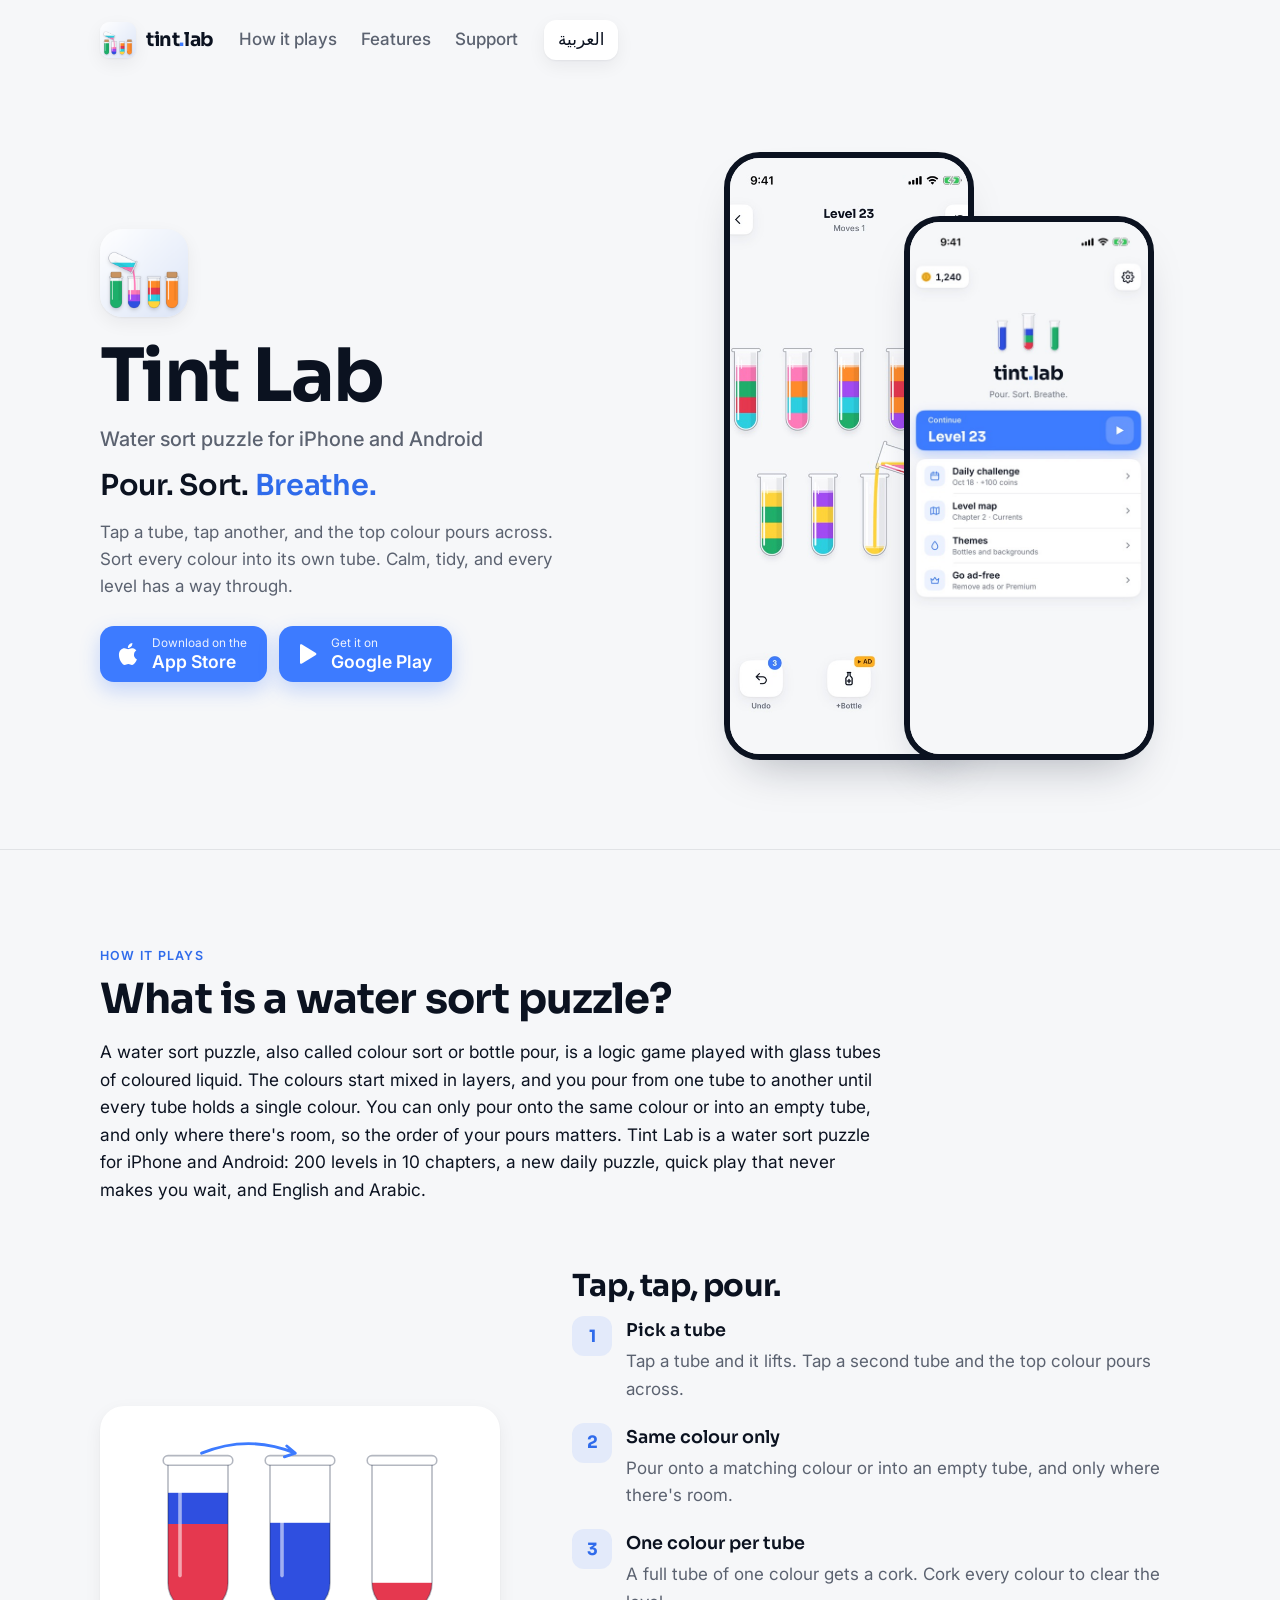
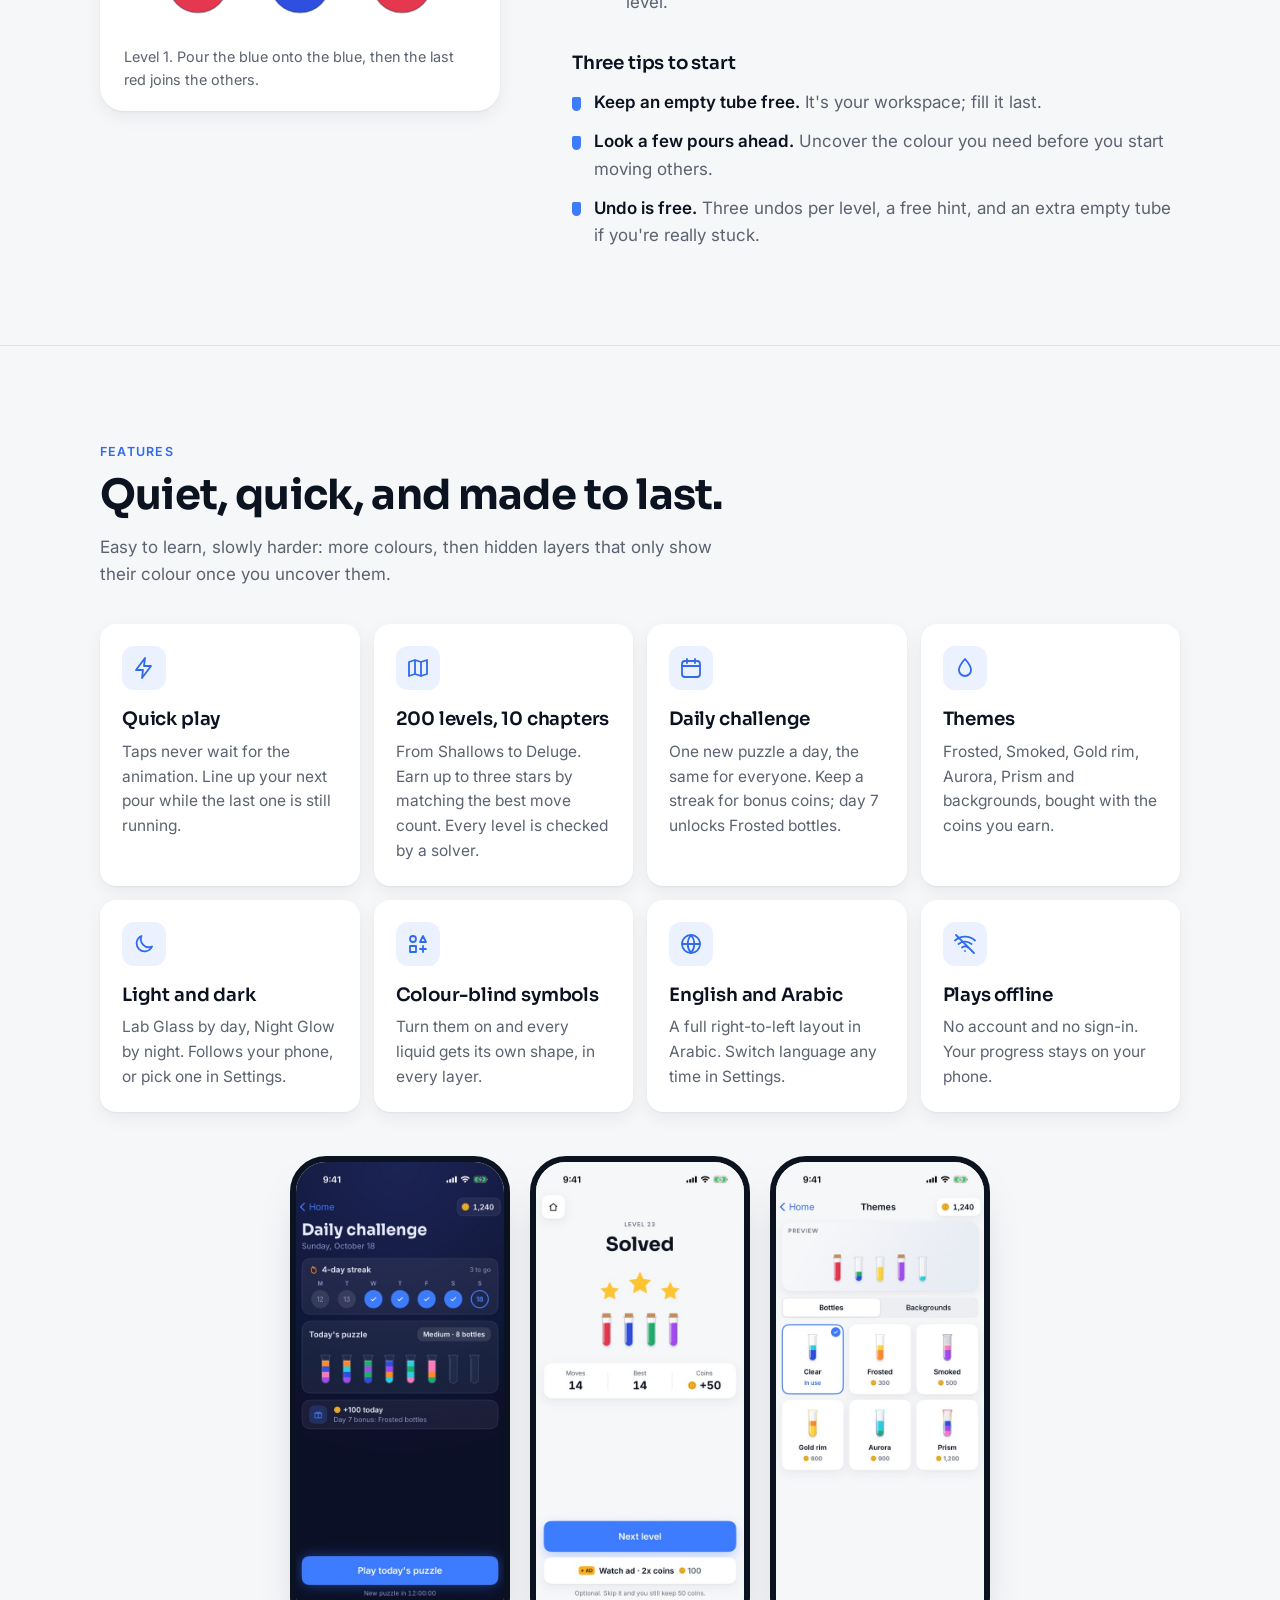
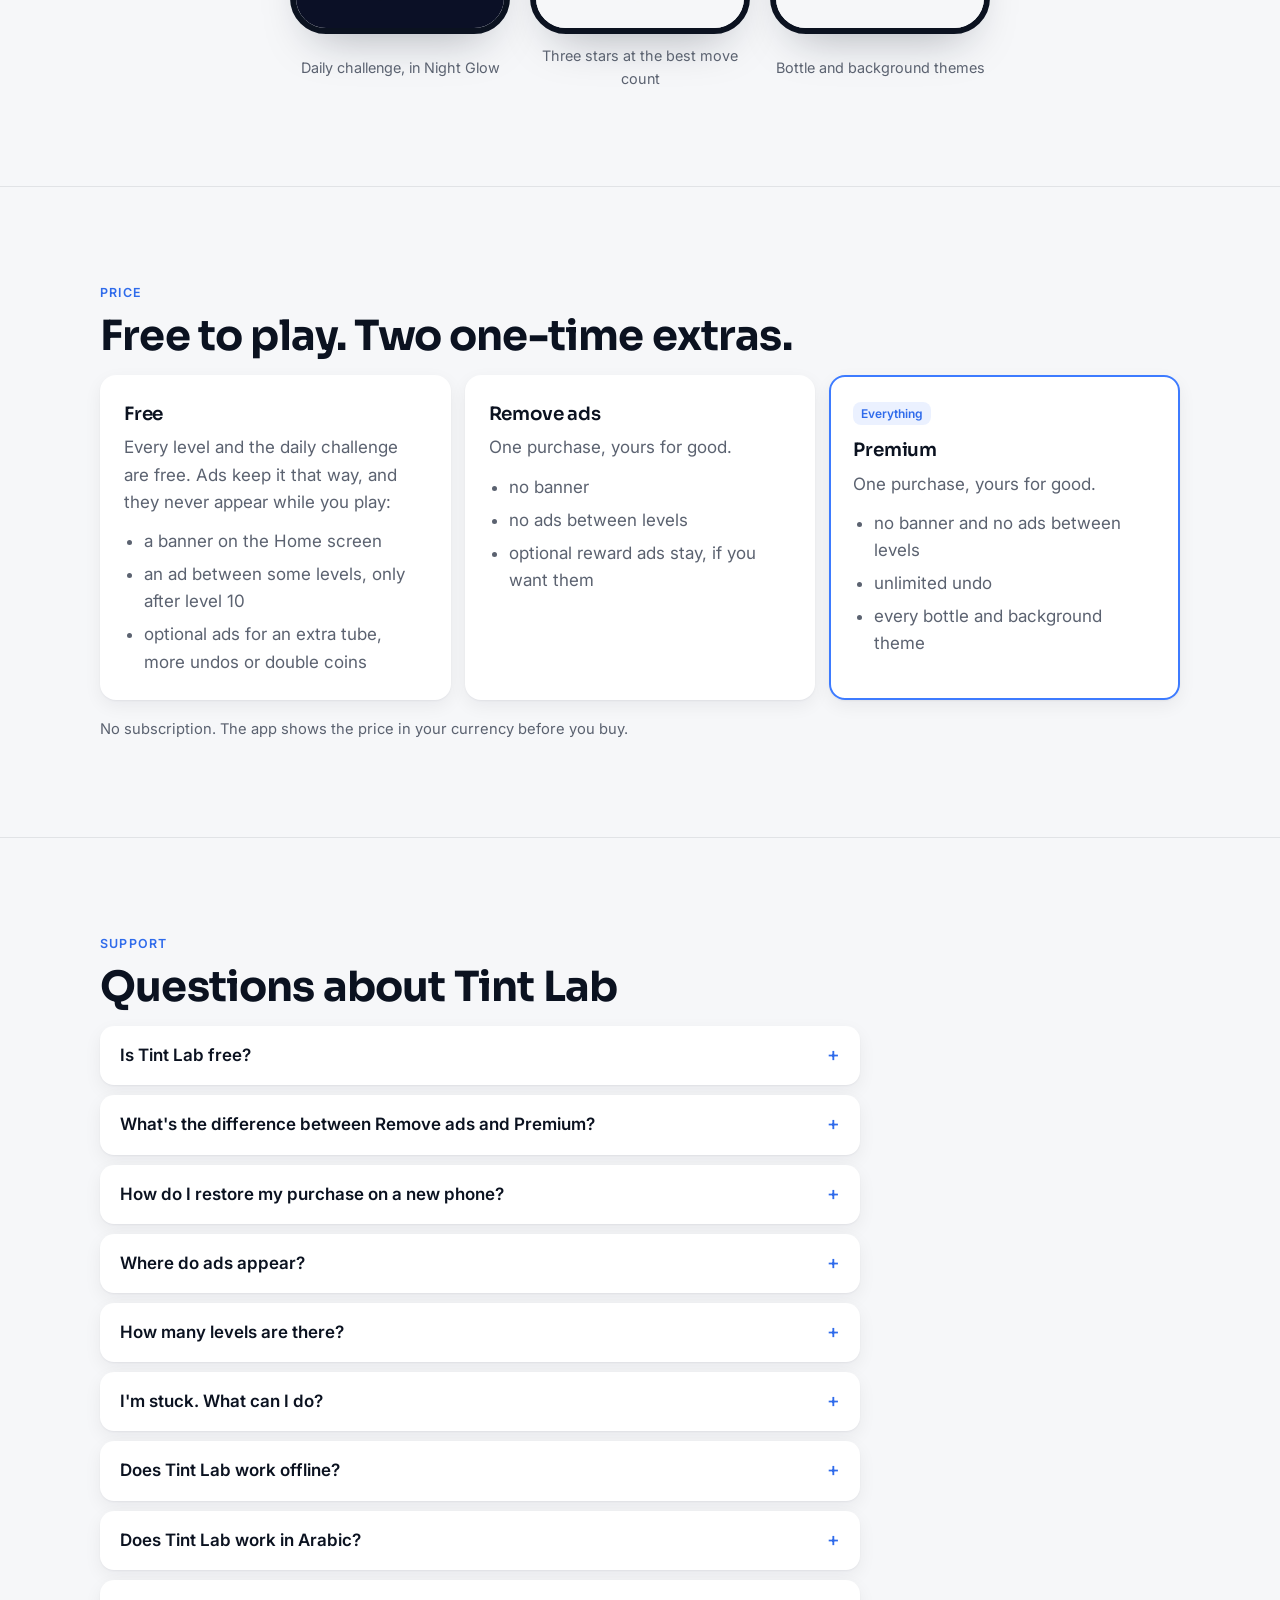
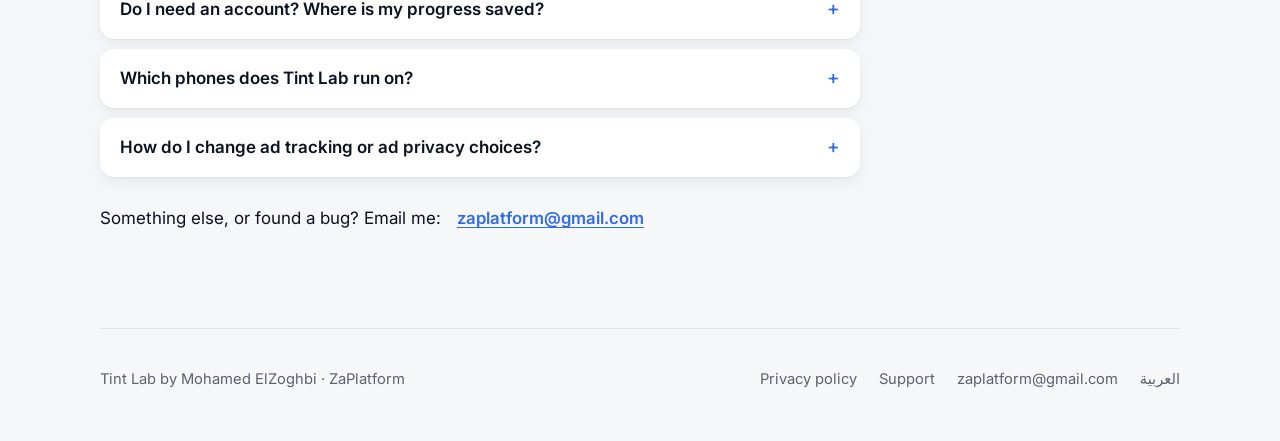
<file: index.html>
<!doctype html>
<html lang="en" dir="ltr">
<head>
<meta charset="utf-8">
<meta name="viewport" content="width=device-width, initial-scale=1, viewport-fit=cover">
<title>Tint Lab: Water Sort Puzzle for iPhone and Android</title>
<meta name="description" content="Tint Lab is a calm water sort puzzle: pour colours between test tubes until each holds one. 200 levels, a daily challenge, quick play, English and Arabic. Free.">
<link rel="canonical" href="https://tintlab.zaplatform.com/">
<link rel="alternate" hreflang="en" href="https://tintlab.zaplatform.com/">
<link rel="alternate" hreflang="ar" href="https://tintlab.zaplatform.com/ar/">
<link rel="alternate" hreflang="x-default" href="https://tintlab.zaplatform.com/">
<meta name="theme-color" content="#F6F7F9" media="(prefers-color-scheme: light)">
<meta name="theme-color" content="#0B1026" media="(prefers-color-scheme: dark)">
<meta name="apple-itunes-app" content="app-id=6824215958">
<link rel="icon" type="image/png" href="assets/favicon.png">
<link rel="apple-touch-icon" href="assets/apple-touch-icon.png">
<meta property="og:type" content="website">
<meta property="og:site_name" content="Tint Lab">
<meta property="og:locale" content="en_US">
<meta property="og:locale:alternate" content="ar_EG">
<meta property="og:title" content="Tint Lab: Water Sort Puzzle">
<meta property="og:description" content="Pour. Sort. Breathe. A calm colour sort puzzle with 200 levels, a daily challenge and quick play, in English and Arabic.">
<meta property="og:url" content="https://tintlab.zaplatform.com/">
<meta property="og:image" content="https://tintlab.zaplatform.com/og.png">
<meta property="og:image:width" content="1200">
<meta property="og:image:height" content="630">
<meta property="og:image:alt" content="Tint Lab: glass test tubes of sorted colours, one pouring into another">
<meta name="twitter:card" content="summary_large_image">
<meta name="twitter:title" content="Tint Lab: Water Sort Puzzle">
<meta name="twitter:description" content="Pour. Sort. Breathe. A calm colour sort puzzle with 200 levels, a daily challenge and quick play, in English and Arabic.">
<meta name="twitter:image" content="https://tintlab.zaplatform.com/og.png">
<meta name="twitter:image:alt" content="Tint Lab: glass test tubes of sorted colours, one pouring into another">
<link rel="preconnect" href="https://fonts.googleapis.com">
<link rel="preconnect" href="https://fonts.gstatic.com" crossorigin>
<link rel="stylesheet" href="https://fonts.googleapis.com/css2?family=Inter:wght@400;500;600&family=Sora:wght@600;700&display=swap">
<link rel="stylesheet" href="site.css">
<script type="application/ld+json">
{
  "@context": "https://schema.org",
  "@graph": [
    {
      "@type": "WebSite",
      "@id": "https://tintlab.zaplatform.com/#website",
      "url": "https://tintlab.zaplatform.com/",
      "name": "Tint Lab",
      "inLanguage": ["en", "ar"],
      "publisher": { "@id": "https://zaplatform.com/#org" }
    },
    {
      "@type": "WebPage",
      "@id": "https://tintlab.zaplatform.com/#webpage",
      "url": "https://tintlab.zaplatform.com/",
      "name": "Tint Lab: Water Sort Puzzle for iPhone and Android",
      "inLanguage": "en",
      "isPartOf": { "@id": "https://tintlab.zaplatform.com/#website" },
      "about": { "@id": "https://tintlab.zaplatform.com/#app" },
      "primaryImageOfPage": "https://tintlab.zaplatform.com/og.png",
      "dateModified": "2026-10-18"
    },
    {
      "@type": ["MobileApplication", "VideoGame"],
      "@id": "https://tintlab.zaplatform.com/#app",
      "name": "Tint Lab",
      "alternateName": ["Tint Lab: Water Sort Puzzle", "مختبر الألوان: فرز الماء"],
      "description": "Tint Lab is a calm water sort puzzle. Tap a test tube, tap another, and the top colour pours across. Sort every colour into its own tube to clear the level. 200 levels in 10 chapters, a daily challenge, quick play, themes, light and dark looks, colour-blind symbols, in English and Arabic.",
      "url": "https://tintlab.zaplatform.com/",
      "image": "https://tintlab.zaplatform.com/assets/icon.png",
      "screenshot": [
        "https://tintlab.zaplatform.com/assets/shots/01-pour.jpg",
        "https://tintlab.zaplatform.com/assets/shots/02-home.jpg",
        "https://tintlab.zaplatform.com/assets/shots/06-daily.jpg"
      ],
      "applicationCategory": "GameApplication",
      "applicationSubCategory": "Puzzle",
      "genre": ["Puzzle", "Water sort puzzle", "Color sort"],
      "gamePlatform": ["iPhone", "Android"],
      "operatingSystem": "iOS 17 or later, Android 8.0 or later",
      "downloadUrl": ["https://apps.apple.com/app/id6824215958", "https://play.google.com/store/apps/details?id=com.zaplatform.tintlab"],
      "installUrl": ["https://apps.apple.com/app/id6824215958", "https://play.google.com/store/apps/details?id=com.zaplatform.tintlab"],
      "inLanguage": ["en", "ar"],
      "numberOfPlayers": { "@type": "QuantitativeValue", "value": 1 },
      "playMode": "SinglePlayer",
      "isAccessibleForFree": true,
      "offers": { "@type": "Offer", "name": "Tint Lab", "price": "0", "priceCurrency": "USD", "category": "free" },
      "featureList": [
        "200 levels in 10 chapters, every level checked by a solver",
        "A daily challenge, the same for everyone, with a streak",
        "Quick play: taps never wait for the animation",
        "Three free undos per level, a free hint and an extra empty tube",
        "Bottle and background themes bought with coins you earn",
        "Light Lab Glass and dark Night Glow looks",
        "Colour-blind symbols on every liquid",
        "English and Arabic",
        "Plays offline; no account, progress stays on the device"
      ],
      "author": { "@id": "https://zaplatform.com/#mohamed" },
      "publisher": { "@id": "https://zaplatform.com/#org" }
    },
    {
      "@type": "Organization",
      "@id": "https://zaplatform.com/#org",
      "name": "ZaPlatform",
      "url": "https://zaplatform.com/",
      "logo": "https://tintlab.zaplatform.com/assets/icon.png",
      "email": "zaplatform@gmail.com",
      "founder": { "@id": "https://zaplatform.com/#mohamed" }
    },
    {
      "@type": "Person",
      "@id": "https://zaplatform.com/#mohamed",
      "name": "Mohamed ElZoghbi",
      "alternateName": ["Mohamed Zakaria El-Zoghbi", "محمد الزغبي"],
      "url": "https://zaplatform.com/",
      "worksFor": { "@id": "https://zaplatform.com/#org" }
    },
    {
      "@type": "FAQPage",
      "@id": "https://tintlab.zaplatform.com/#faq",
      "inLanguage": "en",
      "isPartOf": { "@id": "https://tintlab.zaplatform.com/#webpage" },
      "mainEntity": [
        {
          "@type": "Question",
          "name": "Is Tint Lab free?",
          "acceptedAnswer": {
            "@type": "Answer",
            "text": "Yes. Every level and the daily challenge are free, supported by ads that never appear while you play. Two optional one-time purchases are available: Remove ads and Premium. There's no subscription."
          }
        },
        {
          "@type": "Question",
          "name": "What's the difference between Remove ads and Premium?",
          "acceptedAnswer": {
            "@type": "Answer",
            "text": "Remove ads takes away the Home banner and the ads between levels. Premium does the same, and adds unlimited undo and every bottle and background theme. If you buy Premium you don't need Remove ads."
          }
        },
        {
          "@type": "Question",
          "name": "How do I restore my purchase on a new phone?",
          "acceptedAnswer": {
            "@type": "Answer",
            "text": "Open Tint Lab, tap the gear on Home for Settings, then Purchases → Restore purchases. Use the same Apple Account (iPhone) or Google account (Android) you bought it with. Restoring is free."
          }
        },
        {
          "@type": "Question",
          "name": "Where do ads appear?",
          "acceptedAnswer": {
            "@type": "Answer",
            "text": "A banner on the Home screen, and a full-screen ad between some levels, only after level 10 and at most once every three levels. Ads for an extra tube, more undos or double coins only play when you choose them. No ad ever appears during a level."
          }
        },
        {
          "@type": "Question",
          "name": "How many levels are there?",
          "acceptedAnswer": {
            "@type": "Answer",
            "text": "200 levels in 10 chapters of 20, from Shallows to Deluge, plus a new daily challenge every day. Every level is checked by a solver, so there's always a way through. You can replay any level from the level map."
          }
        },
        {
          "@type": "Question",
          "name": "I'm stuck. What can I do?",
          "acceptedAnswer": {
            "@type": "Answer",
            "text": "You get three free undos per level, a free hint, and an extra empty tube if you need one. You can also restart the level any time. If no move is left, the game tells you and offers a way out, and your moves are kept."
          }
        },
        {
          "@type": "Question",
          "name": "Does Tint Lab work offline?",
          "acceptedAnswer": {
            "@type": "Answer",
            "text": "Yes. Every level is made on your phone, so you can play without internet. Only ads and purchases need a connection."
          }
        },
        {
          "@type": "Question",
          "name": "Does Tint Lab work in Arabic?",
          "acceptedAnswer": {
            "@type": "Answer",
            "text": "Yes. Tint Lab is fully in English and Arabic, with a right-to-left layout in Arabic. Switch in Settings → Language. The tubes themselves aren't mirrored."
          }
        },
        {
          "@type": "Question",
          "name": "Do I need an account? Where is my progress saved?",
          "acceptedAnswer": {
            "@type": "Answer",
            "text": "There's no account and no sign-in. Your levels, stars, coins, streak and settings are saved only on your phone, and there's no sync between devices."
          }
        },
        {
          "@type": "Question",
          "name": "Which phones does Tint Lab run on?",
          "acceptedAnswer": {
            "@type": "Answer",
            "text": "iPhone with iOS 17 or later, and Android phones with Android 8.0 or later."
          }
        },
        {
          "@type": "Question",
          "name": "How do I change ad tracking or ad privacy choices?",
          "acceptedAnswer": {
            "@type": "Answer",
            "text": "On iPhone, tracking is off unless you allow it when the app asks; change it later in Settings → Privacy & Security → Tracking. Where a consent choice is required, such as in the EEA and the UK, open Tint Lab and go to Settings → Privacy & ad choices to review it. More in the privacy policy."
          }
        }
      ]
    }
  ]
}
</script>
</head>
<body>
<a class="skip" href="#main">Skip to content</a>

<svg width="0" height="0" style="position:absolute" aria-hidden="true">
  <symbol id="g-apple" viewBox="0 0 24 24"><path d="M16.37 1.43c0 1.14-.49 2.27-1.18 3.08-.74.9-1.99 1.57-2.99 1.57-.12 0-.23-.02-.3-.03-.01-.06-.04-.22-.04-.39 0-1.15.57-2.27 1.2-2.98.81-.94 2.15-1.64 3.25-1.68.03.13.06.28.06.43zm4.56 15.71c-.03.07-.46 1.58-1.52 3.12-.94 1.34-1.94 2.71-3.43 2.71-1.52 0-1.9-.88-3.63-.88-1.7 0-2.3.91-3.67.91-1.38 0-2.33-1.26-3.43-2.8-1.29-1.82-2.32-4.63-2.32-7.28 0-4.28 2.8-6.55 5.55-6.55 1.45 0 2.67.95 3.6.95.86 0 2.22-1.01 3.9-1.01.61 0 2.89.06 4.37 2.19-.13.09-2.38 1.37-2.38 4.19 0 3.26 2.85 4.42 2.96 4.45z"/></symbol>
  <symbol id="g-play" viewBox="0 0 24 24"><path d="M5 3.2v17.6c0 .8.9 1.3 1.6.9l14.3-8.8c.6-.4.6-1.4 0-1.8L6.6 2.3C5.9 1.9 5 2.4 5 3.2z"/></symbol>
</svg>

<header class="wrap nav">
  <a class="brand" href="./"><img src="assets/icon.png" alt="" width="36" height="36"><span>tint<span class="dot">.</span>lab</span></a>
  <nav aria-label="Sections">
    <ul>
      <li><a href="#how">How it plays</a></li>
      <li><a href="#features">Features</a></li>
      <li><a href="#support">Support</a></li>
    </ul>
  </nav>
  <a class="lang" href="ar/" hreflang="ar" lang="ar">العربية</a>
</header>

<main id="main">
  <section class="wrap hero">
    <div>
      <img class="ic" src="assets/icon.png" alt="Tint Lab app icon" width="88" height="88">
      <h1>Tint Lab <span class="h1-sub">Water sort puzzle for iPhone and Android</span></h1>
      <p class="pitch">Pour. Sort. <em>Breathe.</em></p>
      <p class="lede">Tap a tube, tap another, and the top colour pours across. Sort every colour into its own tube. Calm, tidy, and every level has a way through.</p>
      <div class="actions">
        
        <a class="store" href="https://apps.apple.com/app/id6824215958"><svg aria-hidden="true"><use href="#g-apple"/></svg><span><small>Download on the</small><b>App Store</b></span></a>
        <a class="store" href="https://play.google.com/store/apps/details?id=com.zaplatform.tintlab"><svg aria-hidden="true"><use href="#g-play"/></svg><span><small>Get it on</small><b>Google Play</b></span></a>
      </div>
    </div>
    <div class="hero-shots">
      <div class="phone"><img src="assets/shots/01-pour.jpg" alt="A Tint Lab level mid-pour: a tube tilts and pours pink into another, eight tubes of mixed colours around it" width="506" height="1100" fetchpriority="high"></div>
      <div class="phone"><img src="assets/shots/02-home.jpg" alt="The Tint Lab home screen: Continue level 23, Daily challenge, Level map, Themes and Go ad-free" width="506" height="1100" loading="lazy"></div>
    </div>
  </section>

  <section class="sec" id="how" aria-labelledby="h-how">
    <div class="wrap">
      <div class="what">
        <p class="label">How it plays</p>
        <h2 id="h-how">What is a water sort puzzle?</h2>
        <p class="answer">A water sort puzzle, also called colour sort or bottle pour, is a logic game played with glass tubes of coloured liquid. The colours start mixed in layers, and you pour from one tube to another until every tube holds a single colour. You can only pour onto the same colour or into an empty tube, and only where there's room, so the order of your pours matters. Tint Lab is a water sort puzzle for iPhone and Android: 200 levels in 10 chapters, a new daily puzzle, quick play that never makes you wait, and English and Arabic.</p>
      </div>
    </div>
    <div class="wrap how">
      <figure class="rack">
        <svg viewBox="0 -14 300 164" role="img" aria-label="Three test tubes: blue pours from the first tube onto the blue in the second">
          <defs><clipPath id="tube" clipPathUnits="userSpaceOnUse"><path d="M0 10V110a25 25 0 0 0 50 0V10z"/></clipPath></defs>
          <g transform="translate(40 0)">
            <path class="glass-bg" d="M0 10V110a25 25 0 0 0 50 0V10z"/>
            <g clip-path="url(#tube)"><rect x="0" y="110" width="50" height="26" style="fill:var(--l-red)"/><rect x="0" y="85" width="50" height="26" style="fill:var(--l-red)"/><rect x="0" y="60" width="50" height="26" style="fill:var(--l-red)"/><rect x="0" y="35" width="50" height="26" style="fill:var(--l-blue)"/></g>
            <path class="glass" d="M0 10V110a25 25 0 0 0 50 0V10z"/><rect class="rim" x="-4" y="4" width="58" height="8" rx="4"/><path class="shine" d="M10 22V104"/>
          </g>
          <g transform="translate(125 0)">
            <path class="glass-bg" d="M0 10V110a25 25 0 0 0 50 0V10z"/>
            <g clip-path="url(#tube)"><rect x="0" y="110" width="50" height="26" style="fill:var(--l-blue)"/><rect x="0" y="85" width="50" height="26" style="fill:var(--l-blue)"/><rect x="0" y="60" width="50" height="26" style="fill:var(--l-blue)"/></g>
            <path class="glass" d="M0 10V110a25 25 0 0 0 50 0V10z"/><rect class="rim" x="-4" y="4" width="58" height="8" rx="4"/><path class="shine" d="M10 22V104"/>
          </g>
          <g transform="translate(210 0)">
            <path class="glass-bg" d="M0 10V110a25 25 0 0 0 50 0V10z"/>
            <g clip-path="url(#tube)"><rect x="0" y="110" width="50" height="26" style="fill:var(--l-red)"/></g>
            <path class="glass" d="M0 10V110a25 25 0 0 0 50 0V10z"/><rect class="rim" x="-4" y="4" width="58" height="8" rx="4"/><path class="shine" d="M10 22V104"/>
          </g>
          <path class="arrow" d="M68 2Q107-14 146 2M139-4l7 6-9 3"/>
        </svg>
        <figcaption class="rack-cap">Level 1. Pour the blue onto the blue, then the last red joins the others.</figcaption>
      </figure>
      <div>
        <h3 class="how-h">Tap, tap, pour.</h3>
        <ol class="rules">
          <li><div><h4>Pick a tube</h4><p>Tap a tube and it lifts. Tap a second tube and the top colour pours across.</p></div></li>
          <li><div><h4>Same colour only</h4><p>Pour onto a matching colour or into an empty tube, and only where there's room.</p></div></li>
          <li><div><h4>One colour per tube</h4><p>A full tube of one colour gets a cork. Cork every colour to clear the level.</p></div></li>
        </ol>
        <h3 class="tips-h">Three tips to start</h3>
        <ul class="tips">
          <li><b>Keep an empty tube free.</b> It's your workspace; fill it last.</li>
          <li><b>Look a few pours ahead.</b> Uncover the colour you need before you start moving others.</li>
          <li><b>Undo is free.</b> Three undos per level, a free hint, and an extra empty tube if you're really stuck.</li>
        </ul>
      </div>
    </div>
  </section>

  <section class="sec" id="features" aria-labelledby="h-features">
    <div class="wrap">
      <p class="label">Features</p>
      <h2 id="h-features">Quiet, quick, and made to last.</h2>
      <p class="intro">Easy to learn, slowly harder: more colours, then hidden layers that only show their colour once you uncover them.</p>
      <div class="feats">
        <article class="feat">
          <div class="fi" aria-hidden="true"><svg viewBox="0 0 24 24"><path d="M13 2 4 14h7l-1 8 9-12h-7l1-8z"/></svg></div>
          <h3>Quick play</h3>
          <p>Taps never wait for the animation. Line up your next pour while the last one is still running.</p>
        </article>
        <article class="feat">
          <div class="fi" aria-hidden="true"><svg viewBox="0 0 24 24"><path d="M9 4 3 6v14l6-2 6 2 6-2V4l-6 2-6-2zM9 4v14M15 6v14"/></svg></div>
          <h3><span class="num">200</span> levels, 10 chapters</h3>
          <p>From Shallows to Deluge. Earn up to three stars by matching the best move count. Every level is checked by a solver.</p>
        </article>
        <article class="feat">
          <div class="fi" aria-hidden="true"><svg viewBox="0 0 24 24"><rect x="3" y="5" width="18" height="16" rx="3"/><path d="M3 10h18M8 3v4M16 3v4"/></svg></div>
          <h3>Daily challenge</h3>
          <p>One new puzzle a day, the same for everyone. Keep a streak for bonus coins; day 7 unlocks Frosted bottles.</p>
        </article>
        <article class="feat">
          <div class="fi" aria-hidden="true"><svg viewBox="0 0 24 24"><path d="M12 3s6 6.5 6 11a6 6 0 0 1-12 0c0-4.5 6-11 6-11z"/></svg></div>
          <h3>Themes</h3>
          <p>Frosted, Smoked, Gold rim, Aurora, Prism and backgrounds, bought with the coins you earn.</p>
        </article>
        <article class="feat">
          <div class="fi" aria-hidden="true"><svg viewBox="0 0 24 24"><path d="M20 14.5A8 8 0 0 1 9.5 4a8 8 0 1 0 10.5 10.5z"/></svg></div>
          <h3>Light and dark</h3>
          <p>Lab Glass by day, Night Glow by night. Follows your phone, or pick one in Settings.</p>
        </article>
        <article class="feat">
          <div class="fi" aria-hidden="true"><svg viewBox="0 0 24 24"><circle cx="7" cy="7" r="3"/><path d="M17 4l3 6h-6zM4 14h6v6H4zM17 14v6M14 17h6"/></svg></div>
          <h3>Colour-blind symbols</h3>
          <p>Turn them on and every liquid gets its own shape, in every layer.</p>
        </article>
        <article class="feat">
          <div class="fi" aria-hidden="true"><svg viewBox="0 0 24 24"><circle cx="12" cy="12" r="9"/><path d="M3 12h18M12 3a14 14 0 0 1 0 18M12 3a14 14 0 0 0 0 18"/></svg></div>
          <h3>English and Arabic</h3>
          <p>A full right-to-left layout in Arabic. Switch language any time in Settings.</p>
        </article>
        <article class="feat">
          <div class="fi" aria-hidden="true"><svg viewBox="0 0 24 24"><path d="M2 8.5a15 15 0 0 1 20 0M5.5 12a10 10 0 0 1 13 0M9 15.5a5 5 0 0 1 6 0M12 19h.01M3 3l18 18"/></svg></div>
          <h3>Plays offline</h3>
          <p>No account and no sign-in. Your progress stays on your phone.</p>
        </article>
      </div>
      <div class="shots-row">
        <figure><div class="phone"><img src="assets/shots/06-daily.jpg" alt="The Daily challenge screen in the dark Night Glow look: a 4-day streak and today's puzzle" width="506" height="1100" loading="lazy"></div><figcaption>Daily challenge, in Night Glow</figcaption></figure>
        <figure><div class="phone"><img src="assets/shots/03-complete.jpg" alt="Level 23 solved: three stars, 14 moves, plus 50 coins" width="506" height="1100" loading="lazy"></div><figcaption>Three stars at the best move count</figcaption></figure>
        <figure><div class="phone"><img src="assets/shots/05-themes.jpg" alt="The Themes screen: Clear, Frosted, Smoked, Gold rim, Aurora and Prism bottles" width="506" height="1100" loading="lazy"></div><figcaption>Bottle and background themes</figcaption></figure>
      </div>
    </div>
  </section>

  <section class="sec" id="free" aria-labelledby="h-free">
    <div class="wrap">
      <p class="label">Price</p>
      <h2 id="h-free">Free to play. Two one-time extras.</h2>
      <div class="money">
        <div class="box">
          <h3>Free</h3>
          <p>Every level and the daily challenge are free. Ads keep it that way, and they never appear while you play:</p>
          <ul>
            <li>a banner on the Home screen</li>
            <li>an ad between some levels, only after level 10</li>
            <li>optional ads for an extra tube, more undos or double coins</li>
          </ul>
        </div>
        <div class="box">
          <h3>Remove ads</h3>
          <p>One purchase, yours for good.</p>
          <ul>
            <li>no banner</li>
            <li>no ads between levels</li>
            <li>optional reward ads stay, if you want them</li>
          </ul>
        </div>
        <div class="box pick">
          <span class="tag">Everything</span>
          <h3>Premium</h3>
          <p>One purchase, yours for good.</p>
          <ul>
            <li>no banner and no ads between levels</li>
            <li>unlimited undo</li>
            <li>every bottle and background theme</li>
          </ul>
        </div>
      </div>
      <p class="money-note">No subscription. The app shows the price in your currency before you buy.</p>
    </div>
  </section>

  <section class="sec" id="support" aria-labelledby="h-support">
    <div class="wrap">
      <p class="label">Support</p>
      <h2 id="h-support">Questions about Tint Lab</h2>
      <div class="faq">
        <details>
          <summary>Is Tint Lab free?</summary>
          <div class="a"><p>Yes. Every level and the daily challenge are free, supported by ads that never appear while you play. Two optional one-time purchases are available: Remove ads and Premium. There's no subscription.</p></div>
        </details>
        <details>
          <summary>What's the difference between Remove ads and Premium?</summary>
          <div class="a"><p><b>Remove ads</b> takes away the Home banner and the ads between levels.</p><p><b>Premium</b> does the same, and adds unlimited undo and every bottle and background theme. If you buy Premium you don't need Remove ads.</p></div>
        </details>
        <details>
          <summary>How do I restore my purchase on a new phone?</summary>
          <div class="a"><p>Open Tint Lab, tap the gear on Home for <b>Settings</b>, then <b>Purchases → Restore purchases</b>. Use the same Apple Account (iPhone) or Google account (Android) you bought it with. Restoring is free.</p></div>
        </details>
        <details>
          <summary>Where do ads appear?</summary>
          <div class="a"><p>A banner on the Home screen, and a full-screen ad between some levels, only after level 10 and at most once every three levels. Ads for an extra tube, more undos or double coins only play when you choose them. No ad ever appears during a level.</p></div>
        </details>
        <details>
          <summary>How many levels are there?</summary>
          <div class="a"><p>200 levels in 10 chapters of 20, from Shallows to Deluge, plus a new daily challenge every day. Every level is checked by a solver, so there's always a way through. You can replay any level from the level map.</p></div>
        </details>
        <details>
          <summary>I'm stuck. What can I do?</summary>
          <div class="a"><p>You get three free undos per level, a free hint, and an extra empty tube if you need one. You can also restart the level any time. If no move is left, the game tells you and offers a way out, and your moves are kept.</p></div>
        </details>
        <details>
          <summary>Does Tint Lab work offline?</summary>
          <div class="a"><p>Yes. Every level is made on your phone, so you can play without internet. Only ads and purchases need a connection.</p></div>
        </details>
        <details>
          <summary>Does Tint Lab work in Arabic?</summary>
          <div class="a"><p>Yes. Tint Lab is fully in English and Arabic, with a right-to-left layout in Arabic. Switch in <b>Settings → Language</b>. The tubes themselves aren't mirrored.</p></div>
        </details>
        <details>
          <summary>Do I need an account? Where is my progress saved?</summary>
          <div class="a"><p>There's no account and no sign-in. Your levels, stars, coins, streak and settings are saved only on your phone, and there's no sync between devices.</p></div>
        </details>
        <details>
          <summary>Which phones does Tint Lab run on?</summary>
          <div class="a"><p>iPhone with iOS 17 or later, and Android phones with Android 8.0 or later.</p></div>
        </details>
        <details>
          <summary>How do I change ad tracking or ad privacy choices?</summary>
          <div class="a"><p>On iPhone, tracking is off unless you allow it when the app asks; change it later in <b>Settings → Privacy &amp; Security → Tracking</b>.</p><p>Where a consent choice is required, such as in the EEA and the UK, open Tint Lab and go to <b>Settings → Privacy &amp; ad choices</b> to review it. More in the <a href="privacy/">privacy policy</a>.</p></div>
        </details>
      </div>
      <div class="contact">
        <span>Something else, or found a bug? Email me:</span>
        <a class="mail" href="mailto:zaplatform@gmail.com?subject=Tint%20Lab">zaplatform@gmail.com</a>
      </div>
    </div>
  </section>
</main>

<footer class="wrap foot">
  <span class="by">Tint Lab by Mohamed ElZoghbi · <a href="https://zaplatform.com/" style="display:inline">ZaPlatform</a></span>
  <a href="privacy/">Privacy policy</a>
  <a href="#support">Support</a>
  <a href="mailto:zaplatform@gmail.com">zaplatform@gmail.com</a>
  <a href="ar/" hreflang="ar" lang="ar">العربية</a>
</footer>
</body>
</html>
</file>
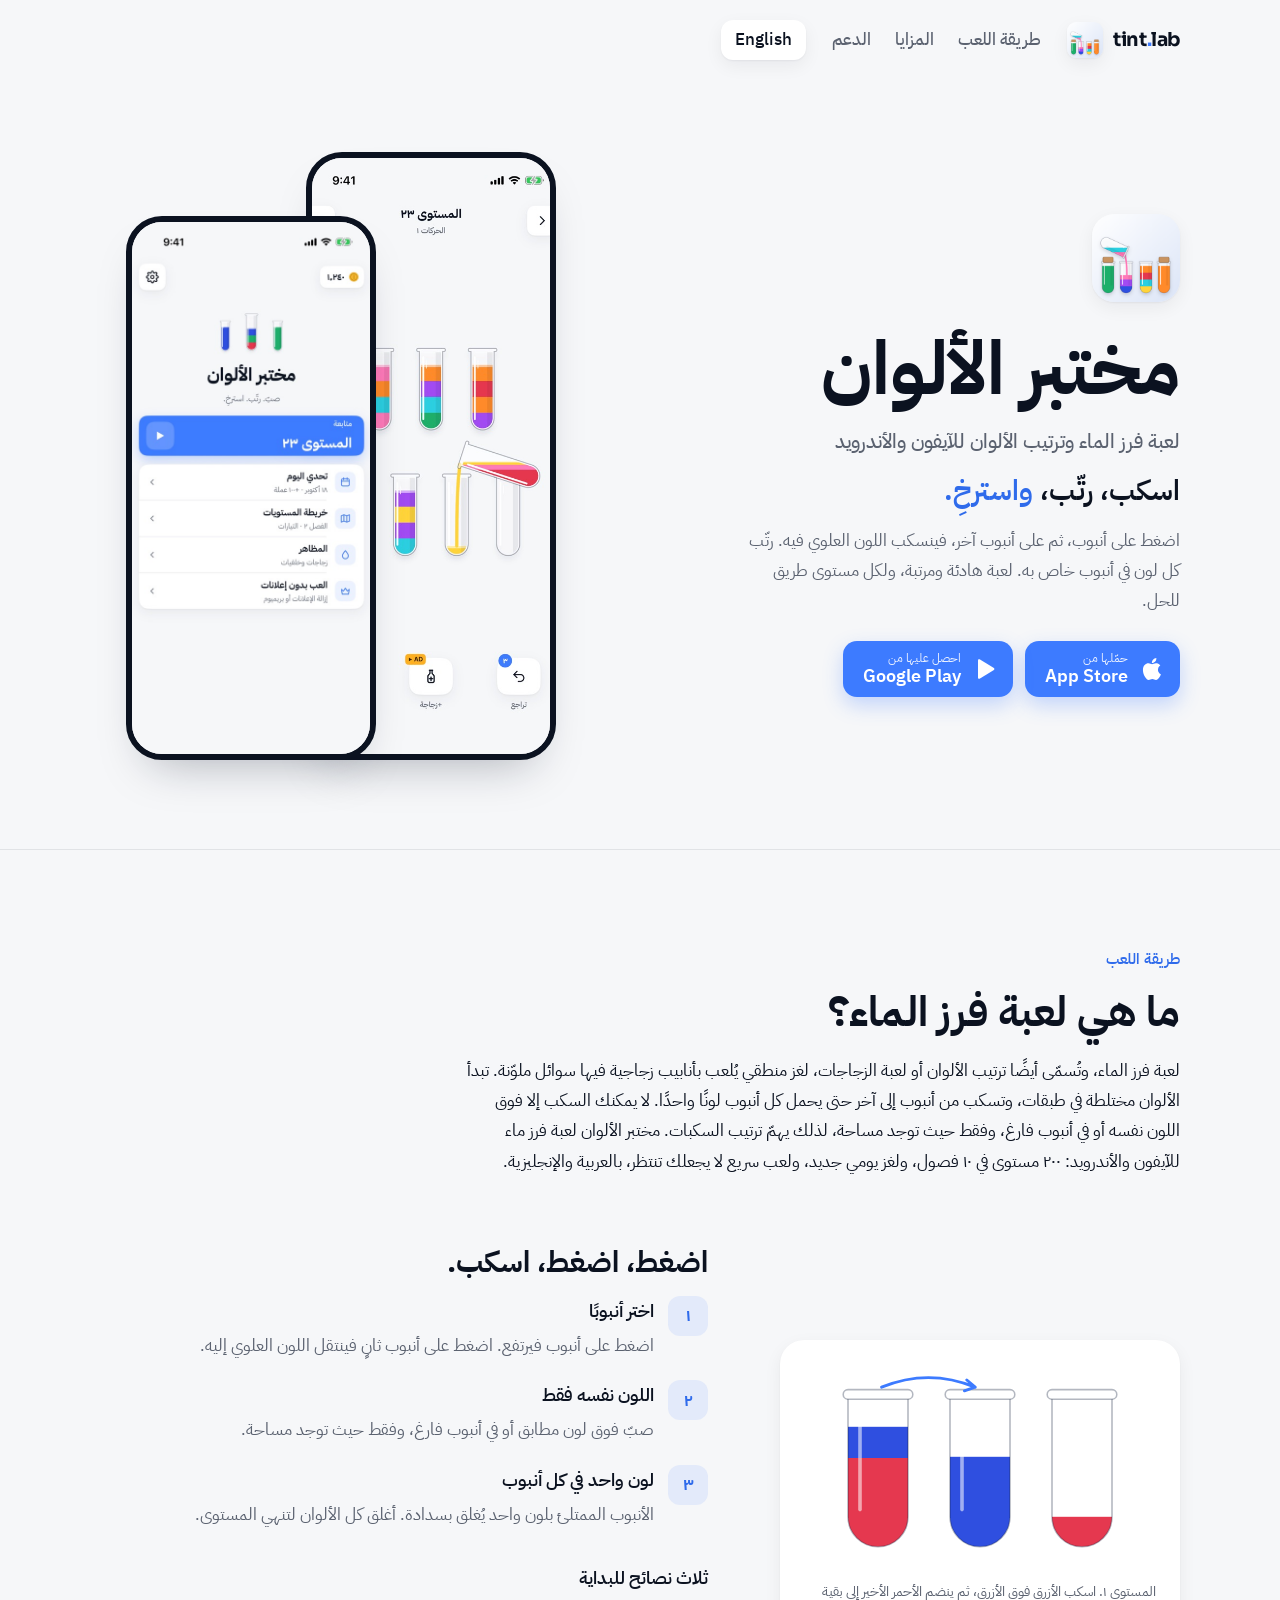
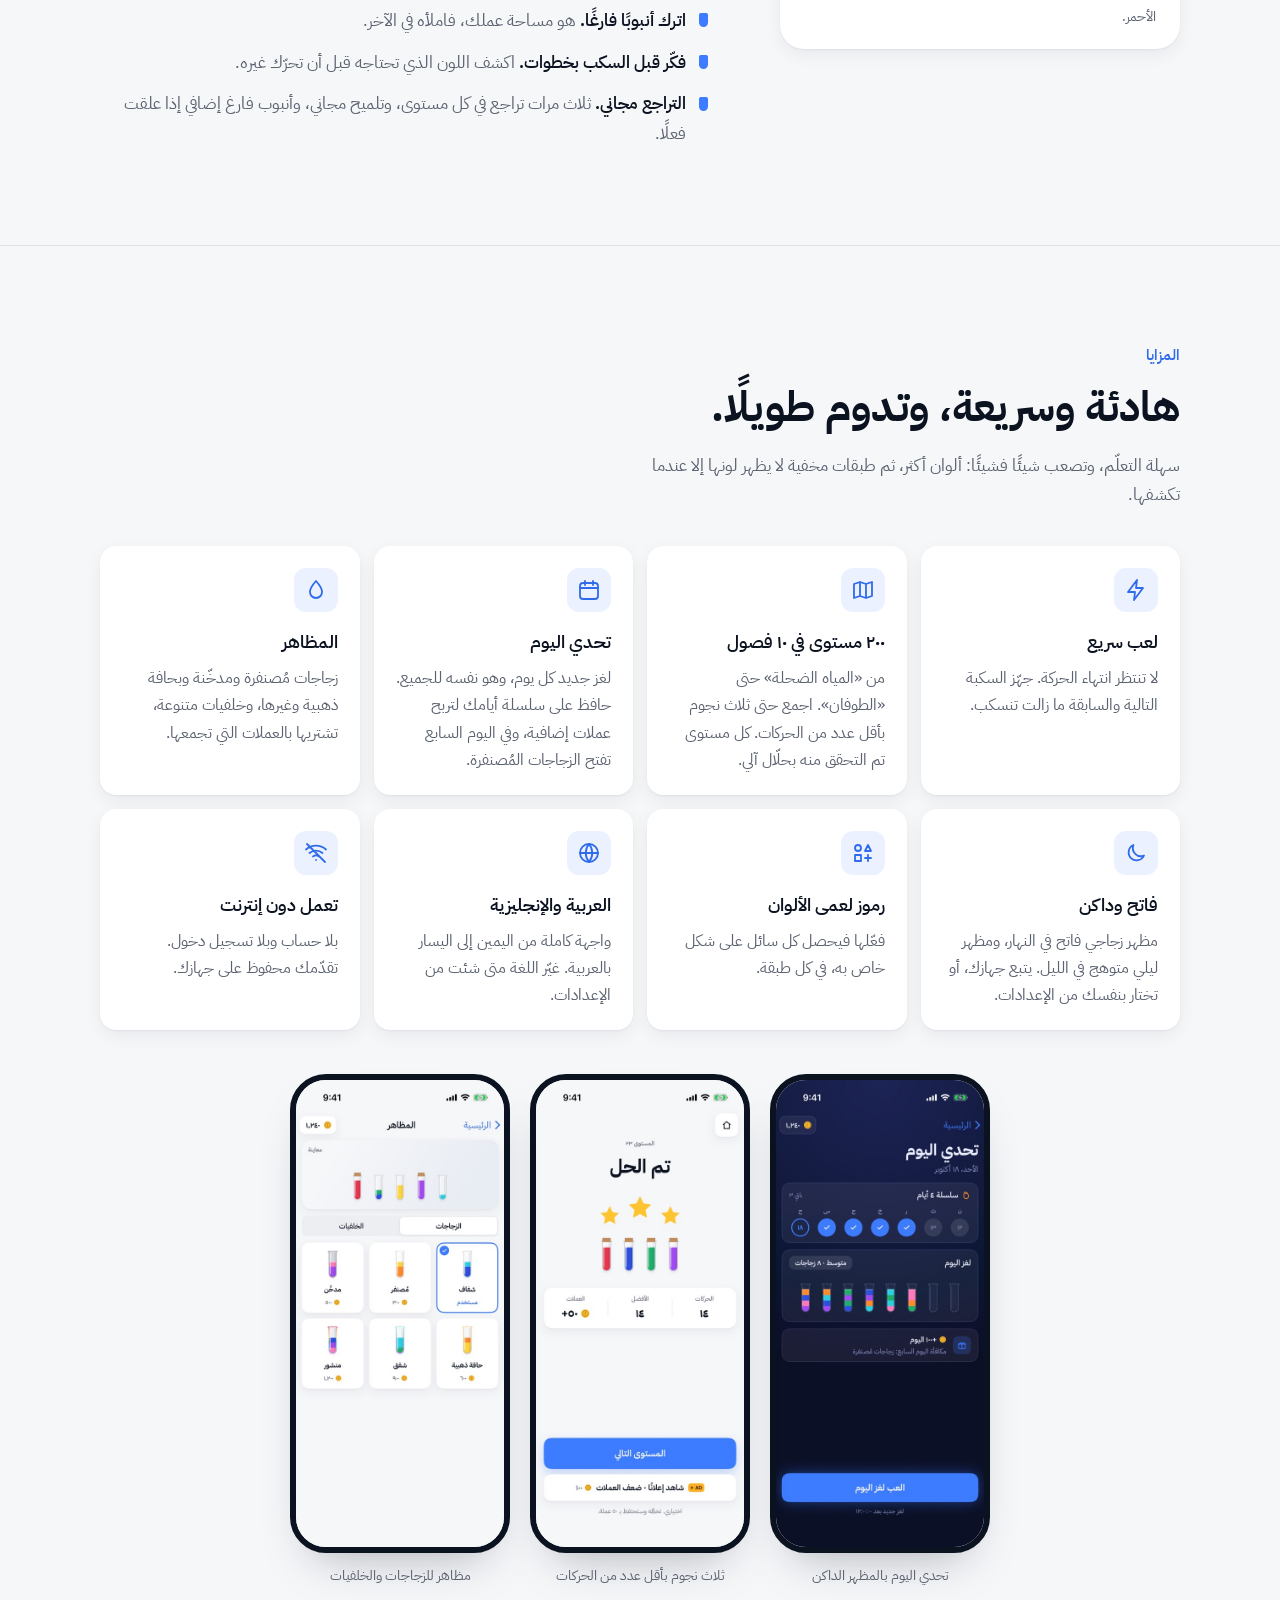
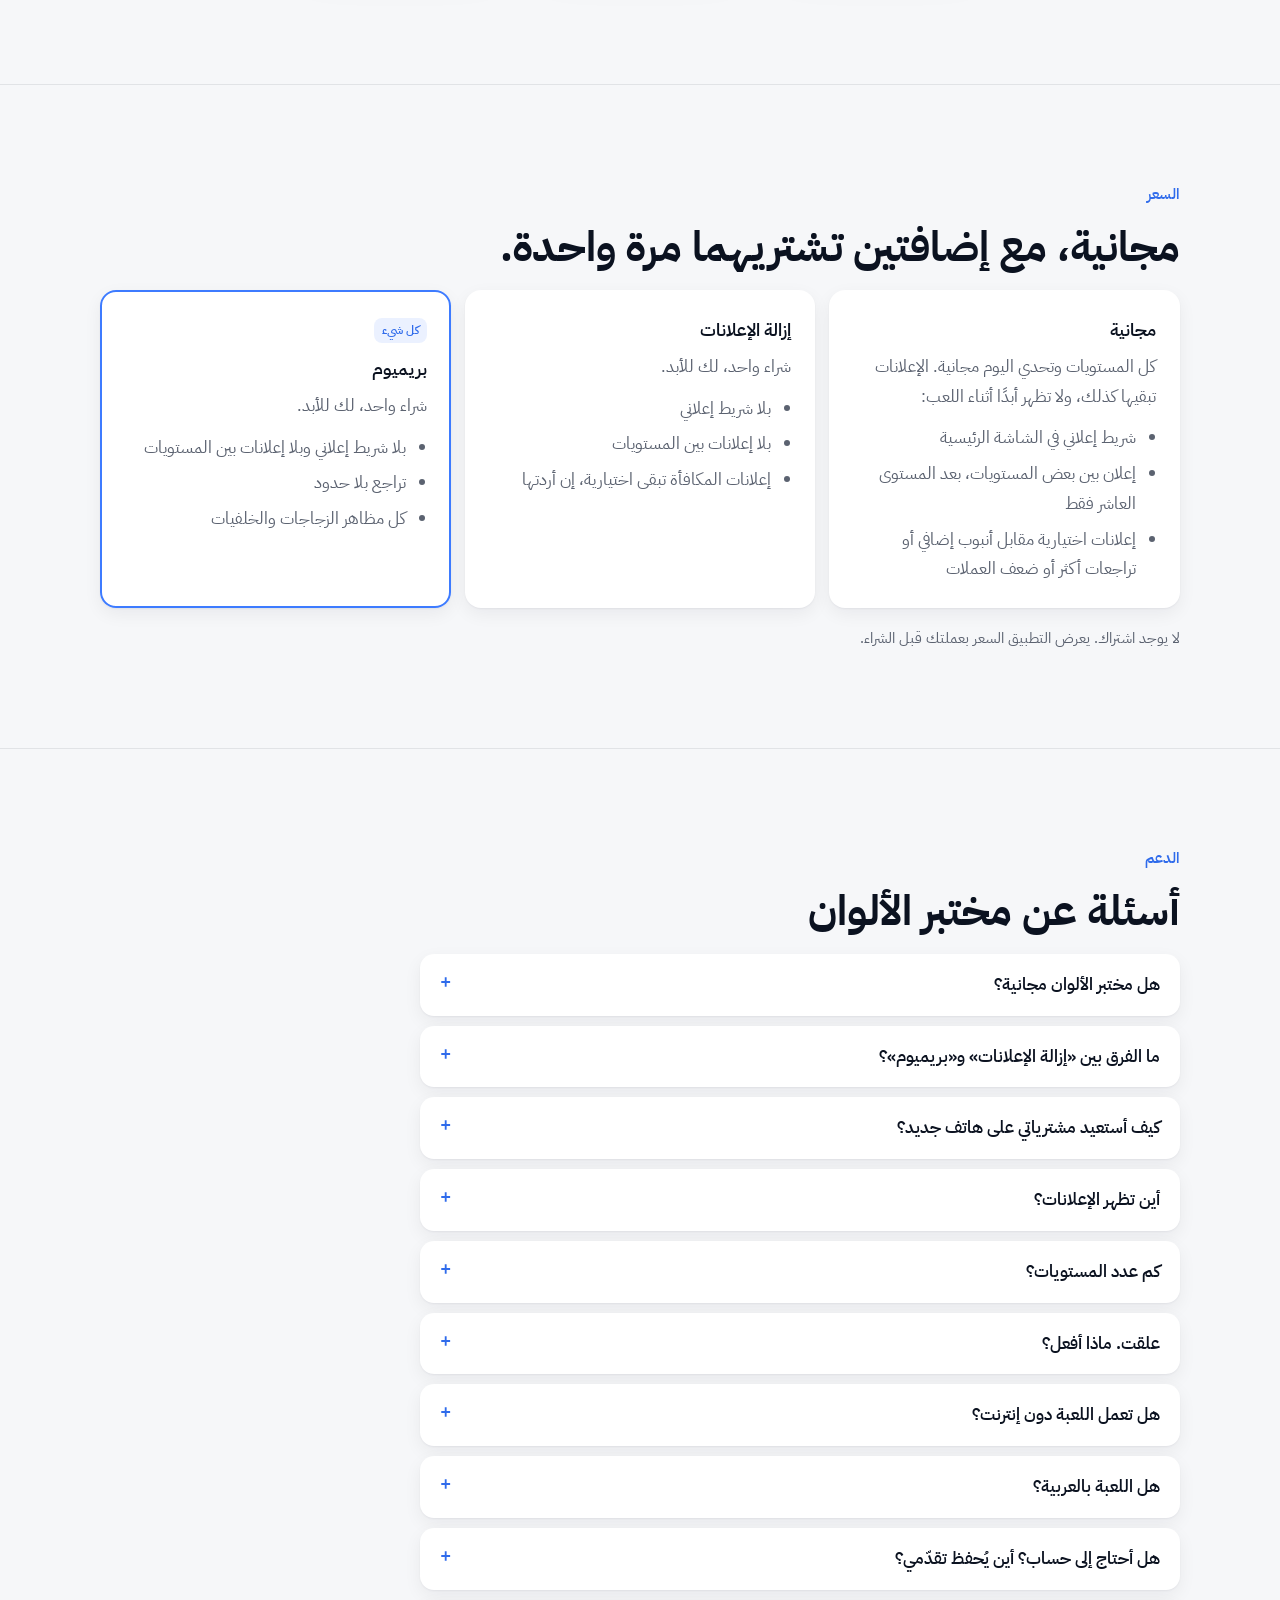
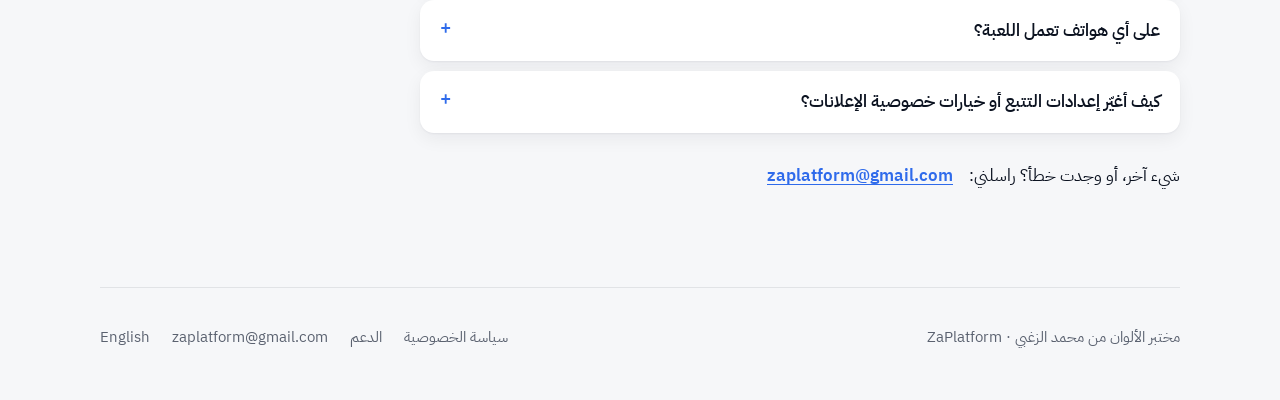
<file: ar/index.html>
<!doctype html>
<html lang="ar" dir="rtl">
<head>
<meta charset="utf-8">
<meta name="viewport" content="width=device-width, initial-scale=1, viewport-fit=cover">
<title>مختبر الألوان: فرز الماء، لعبة ترتيب الألوان للآيفون والأندرويد</title>
<meta name="description" content="مختبر الألوان لعبة فرز ماء هادئة: اسكب الألوان بين الأنابيب حتى يحمل كل أنبوب لونًا واحدًا. ٢٠٠ مستوى، تحدٍّ يومي، لعب سريع، بالعربية والإنجليزية. مجانية.">
<link rel="canonical" href="https://tintlab.zaplatform.com/ar/">
<link rel="alternate" hreflang="en" href="https://tintlab.zaplatform.com/">
<link rel="alternate" hreflang="ar" href="https://tintlab.zaplatform.com/ar/">
<link rel="alternate" hreflang="x-default" href="https://tintlab.zaplatform.com/">
<meta name="theme-color" content="#F6F7F9" media="(prefers-color-scheme: light)">
<meta name="theme-color" content="#0B1026" media="(prefers-color-scheme: dark)">
<meta name="apple-itunes-app" content="app-id=6824215958">
<link rel="icon" type="image/png" href="../assets/favicon.png">
<link rel="apple-touch-icon" href="../assets/apple-touch-icon.png">
<meta property="og:type" content="website">
<meta property="og:site_name" content="Tint Lab · مختبر الألوان">
<meta property="og:locale" content="ar_EG">
<meta property="og:locale:alternate" content="en_US">
<meta property="og:title" content="مختبر الألوان: فرز الماء">
<meta property="og:description" content="اسكب، رتّب، واسترخِ. لعبة ترتيب ألوان هادئة: ٢٠٠ مستوى، تحدٍّ يومي ولعب سريع، بالعربية والإنجليزية.">
<meta property="og:url" content="https://tintlab.zaplatform.com/ar/">
<meta property="og:image" content="https://tintlab.zaplatform.com/og.png">
<meta property="og:image:width" content="1200">
<meta property="og:image:height" content="630">
<meta property="og:image:alt" content="مختبر الألوان: أنابيب زجاجية بألوان مرتبة، وأحدها يصبّ في آخر">
<meta name="twitter:card" content="summary_large_image">
<meta name="twitter:title" content="مختبر الألوان: فرز الماء">
<meta name="twitter:description" content="اسكب، رتّب، واسترخِ. لعبة ترتيب ألوان هادئة: ٢٠٠ مستوى، تحدٍّ يومي ولعب سريع، بالعربية والإنجليزية.">
<meta name="twitter:image" content="https://tintlab.zaplatform.com/og.png">
<meta name="twitter:image:alt" content="مختبر الألوان: أنابيب زجاجية بألوان مرتبة، وأحدها يصبّ في آخر">
<link rel="preconnect" href="https://fonts.googleapis.com">
<link rel="preconnect" href="https://fonts.gstatic.com" crossorigin>
<link rel="stylesheet" href="https://fonts.googleapis.com/css2?family=IBM+Plex+Sans+Arabic:wght@400;500;600;700&family=Inter:wght@400;500;600&family=Sora:wght@600;700&display=swap">
<link rel="stylesheet" href="../site.css">
<script type="application/ld+json">
{
  "@context": "https://schema.org",
  "@graph": [
    {
      "@type": "WebSite",
      "@id": "https://tintlab.zaplatform.com/#website",
      "url": "https://tintlab.zaplatform.com/",
      "name": "Tint Lab",
      "inLanguage": ["en", "ar"],
      "publisher": { "@id": "https://zaplatform.com/#org" }
    },
    {
      "@type": "WebPage",
      "@id": "https://tintlab.zaplatform.com/ar/#webpage",
      "url": "https://tintlab.zaplatform.com/ar/",
      "name": "مختبر الألوان: فرز الماء، لعبة ترتيب الألوان للآيفون والأندرويد",
      "inLanguage": "ar",
      "isPartOf": { "@id": "https://tintlab.zaplatform.com/#website" },
      "about": { "@id": "https://tintlab.zaplatform.com/#app" },
      "primaryImageOfPage": "https://tintlab.zaplatform.com/og.png",
      "dateModified": "2026-10-18"
    },
    {
      "@type": ["MobileApplication", "VideoGame"],
      "@id": "https://tintlab.zaplatform.com/#app",
      "name": "مختبر الألوان",
      "alternateName": ["مختبر الألوان: فرز الماء", "Tint Lab: Water Sort Puzzle", "Tint Lab"],
      "description": "مختبر الألوان لعبة فرز ماء هادئة. اضغط على أنبوب، ثم على أنبوب آخر، فينسكب اللون العلوي فيه. رتّب كل لون في أنبوب خاص به لتنهي المستوى. ٢٠٠ مستوى في ١٠ فصول، وتحدٍّ يومي، ولعب سريع، ومظاهر، ومظهر فاتح وداكن، ورموز لعمى الألوان، بالعربية والإنجليزية.",
      "url": "https://tintlab.zaplatform.com/ar/",
      "image": "https://tintlab.zaplatform.com/assets/icon.png",
      "screenshot": [
        "https://tintlab.zaplatform.com/assets/shots/01-pour-ar.jpg",
        "https://tintlab.zaplatform.com/assets/shots/02-home-ar.jpg",
        "https://tintlab.zaplatform.com/assets/shots/06-daily-ar.jpg"
      ],
      "applicationCategory": "GameApplication",
      "applicationSubCategory": "Puzzle",
      "genre": ["ألغاز", "فرز الماء", "ترتيب الألوان"],
      "gamePlatform": ["iPhone", "Android"],
      "operatingSystem": "iOS 17 or later, Android 8.0 or later",
      "downloadUrl": ["https://apps.apple.com/app/id6824215958", "https://play.google.com/store/apps/details?id=com.zaplatform.tintlab"],
      "installUrl": ["https://apps.apple.com/app/id6824215958", "https://play.google.com/store/apps/details?id=com.zaplatform.tintlab"],
      "inLanguage": ["ar", "en"],
      "numberOfPlayers": { "@type": "QuantitativeValue", "value": 1 },
      "playMode": "SinglePlayer",
      "isAccessibleForFree": true,
      "offers": { "@type": "Offer", "name": "مختبر الألوان", "price": "0", "priceCurrency": "USD", "category": "free" },
      "featureList": [
        "٢٠٠ مستوى في ١٠ فصول، وكل مستوى تم التحقق منه بحلّال آلي",
        "تحدٍّ يومي، نفسه للجميع، مع سلسلة أيام",
        "لعب سريع: الضغطات لا تنتظر انتهاء الحركة",
        "ثلاث مرات تراجع مجانية في كل مستوى، وتلميح مجاني، وأنبوب فارغ إضافي",
        "مظاهر للزجاجات والخلفيات تشتريها بالعملات التي تجمعها",
        "مظهر فاتح وآخر داكن",
        "رموز لعمى الألوان على كل لون",
        "العربية والإنجليزية",
        "تعمل دون إنترنت؛ بلا حساب، وتقدّمك محفوظ على جهازك"
      ],
      "author": { "@id": "https://zaplatform.com/#mohamed" },
      "publisher": { "@id": "https://zaplatform.com/#org" }
    },
    {
      "@type": "Organization",
      "@id": "https://zaplatform.com/#org",
      "name": "ZaPlatform",
      "url": "https://zaplatform.com/",
      "logo": "https://tintlab.zaplatform.com/assets/icon.png",
      "email": "zaplatform@gmail.com",
      "founder": { "@id": "https://zaplatform.com/#mohamed" }
    },
    {
      "@type": "Person",
      "@id": "https://zaplatform.com/#mohamed",
      "name": "Mohamed ElZoghbi",
      "alternateName": ["Mohamed Zakaria El-Zoghbi", "محمد الزغبي"],
      "url": "https://zaplatform.com/",
      "worksFor": { "@id": "https://zaplatform.com/#org" }
    },
    {
      "@type": "FAQPage",
      "@id": "https://tintlab.zaplatform.com/ar/#faq",
      "inLanguage": "ar",
      "isPartOf": { "@id": "https://tintlab.zaplatform.com/ar/#webpage" },
      "mainEntity": [
        {
          "@type": "Question",
          "name": "هل مختبر الألوان مجانية؟",
          "acceptedAnswer": {
            "@type": "Answer",
            "text": "نعم. كل المستويات وتحدي اليوم مجانية، وتعتمد على إعلانات لا تظهر أبدًا أثناء اللعب. وهناك عمليتا شراء اختياريتان لمرة واحدة: «إزالة الإعلانات» و«بريميوم». لا يوجد اشتراك."
          }
        },
        {
          "@type": "Question",
          "name": "ما الفرق بين «إزالة الإعلانات» و«بريميوم»؟",
          "acceptedAnswer": {
            "@type": "Answer",
            "text": "إزالة الإعلانات تزيل الشريط الإعلاني من الشاشة الرئيسية والإعلانات بين المستويات. بريميوم تفعل الشيء نفسه، وتضيف تراجعًا بلا حدود وكل مظاهر الزجاجات والخلفيات. إذا اشتريت بريميوم فلا تحتاج إلى «إزالة الإعلانات»."
          }
        },
        {
          "@type": "Question",
          "name": "كيف أستعيد مشترياتي على هاتف جديد؟",
          "acceptedAnswer": {
            "@type": "Answer",
            "text": "افتح مختبر الألوان، واضغط على الترس في الشاشة الرئيسية لفتح الإعدادات، ثم المشتريات ← استعادة المشتريات. استخدم حساب Apple (للآيفون) أو حساب Google (للأندرويد) نفسه الذي اشتريت به. الاستعادة مجانية."
          }
        },
        {
          "@type": "Question",
          "name": "أين تظهر الإعلانات؟",
          "acceptedAnswer": {
            "@type": "Answer",
            "text": "شريط إعلاني في الشاشة الرئيسية، وإعلان بملء الشاشة بين بعض المستويات، بعد المستوى العاشر فقط ومرة كل ثلاثة مستويات على الأكثر. إعلانات الأنبوب الإضافي والتراجعات وضعف العملات لا تعمل إلا عندما تختارها. لا يظهر أي إعلان أثناء المستوى."
          }
        },
        {
          "@type": "Question",
          "name": "كم عدد المستويات؟",
          "acceptedAnswer": {
            "@type": "Answer",
            "text": "٢٠٠ مستوى في ١٠ فصول، ٢٠ مستوى في كل فصل، من «المياه الضحلة» حتى «الطوفان»، إلى جانب تحدٍّ يومي جديد كل يوم. كل مستوى تم التحقق منه بحلّال آلي، فهناك دائمًا طريق للحل. ويمكنك إعادة أي مستوى من خريطة المستويات."
          }
        },
        {
          "@type": "Question",
          "name": "علقت. ماذا أفعل؟",
          "acceptedAnswer": {
            "@type": "Answer",
            "text": "لديك ثلاث مرات تراجع مجانية في كل مستوى، وتلميح مجاني، وأنبوب فارغ إضافي عند الحاجة. ويمكنك إعادة المستوى في أي وقت. وإذا لم تبقَ أي حركة، تخبرك اللعبة وتعرض عليك مخرجًا، وتبقى حركاتك."
          }
        },
        {
          "@type": "Question",
          "name": "هل تعمل اللعبة دون إنترنت؟",
          "acceptedAnswer": {
            "@type": "Answer",
            "text": "نعم. كل مستوى يُصنع على هاتفك، فيمكنك اللعب دون إنترنت. الإعلانات والمشتريات فقط تحتاج إلى اتصال."
          }
        },
        {
          "@type": "Question",
          "name": "هل اللعبة بالعربية؟",
          "acceptedAnswer": {
            "@type": "Answer",
            "text": "نعم. مختبر الألوان بالعربية والإنجليزية بالكامل، بواجهة من اليمين إلى اليسار بالعربية. غيّر اللغة من الإعدادات ← اللغة. الأنابيب نفسها لا تنعكس."
          }
        },
        {
          "@type": "Question",
          "name": "هل أحتاج إلى حساب؟ أين يُحفظ تقدّمي؟",
          "acceptedAnswer": {
            "@type": "Answer",
            "text": "لا يوجد حساب ولا تسجيل دخول. مستوياتك ونجومك وعملاتك وسلسلة أيامك وإعداداتك محفوظة على هاتفك فقط، ولا توجد مزامنة بين الأجهزة."
          }
        },
        {
          "@type": "Question",
          "name": "على أي هواتف تعمل اللعبة؟",
          "acceptedAnswer": {
            "@type": "Answer",
            "text": "على الآيفون بنظام iOS 17 أو أحدث، وعلى هواتف الأندرويد بنظام Android 8.0 أو أحدث."
          }
        },
        {
          "@type": "Question",
          "name": "كيف أغيّر إعدادات التتبع أو خيارات خصوصية الإعلانات؟",
          "acceptedAnswer": {
            "@type": "Answer",
            "text": "على الآيفون، التتبع متوقف ما لم تسمح به عندما يسألك التطبيق، ويمكنك تغييره لاحقًا من الإعدادات ← الخصوصية والأمن ← التتبع. وحيث يلزم اختيار الموافقة، مثل المنطقة الاقتصادية الأوروبية والمملكة المتحدة، افتح مختبر الألوان واذهب إلى الإعدادات ← الخصوصية وخيارات الإعلانات لمراجعته. المزيد في سياسة الخصوصية."
          }
        }
      ]
    }
  ]
}
</script>
</head>
<body>
<a class="skip" href="#main">انتقل إلى المحتوى</a>

<svg width="0" height="0" style="position:absolute" aria-hidden="true">
  <symbol id="g-apple" viewBox="0 0 24 24"><path d="M16.37 1.43c0 1.14-.49 2.27-1.18 3.08-.74.9-1.99 1.57-2.99 1.57-.12 0-.23-.02-.3-.03-.01-.06-.04-.22-.04-.39 0-1.15.57-2.27 1.2-2.98.81-.94 2.15-1.64 3.25-1.68.03.13.06.28.06.43zm4.56 15.71c-.03.07-.46 1.58-1.52 3.12-.94 1.34-1.94 2.71-3.43 2.71-1.52 0-1.9-.88-3.63-.88-1.7 0-2.3.91-3.67.91-1.38 0-2.330-1.26-3.43-2.8-1.29-1.82-2.32-4.63-2.32-7.28 0-4.28 2.8-6.55 5.55-6.55 1.45 0 2.67.95 3.6.95.86 0 2.22-1.01 3.9-1.01.61 0 2.89.06 4.37 2.19-.13.09-2.38 1.37-2.38 4.19 0 3.26 2.85 4.42 2.96 4.45z"/></symbol>
  <symbol id="g-play" viewBox="0 0 24 24"><path d="M5 3.2v17.6c0 .8.9 1.3 1.6.9l14.3-8.8c.6-.4.6-1.4 0-1.8L6.6 2.3C5.9 1.9 5 2.4 5 3.2z"/></symbol>
</svg>

<header class="wrap nav">
  <a class="brand" href="./" lang="en" dir="ltr"><img src="../assets/icon.png" alt="" width="36" height="36"><span>tint<span class="dot">.</span>lab</span></a>
  <nav aria-label="الأقسام">
    <ul>
      <li><a href="#how">طريقة اللعب</a></li>
      <li><a href="#features">المزايا</a></li>
      <li><a href="#support">الدعم</a></li>
    </ul>
  </nav>
  <a class="lang" href="../" hreflang="en" lang="en">English</a>
</header>

<main id="main">
  <section class="wrap hero">
    <div>
      <img class="ic" src="../assets/icon.png" alt="أيقونة تطبيق مختبر الألوان" width="88" height="88">
      <h1>مختبر الألوان <span class="h1-sub">لعبة فرز الماء وترتيب الألوان للآيفون والأندرويد</span></h1>
      <p class="pitch">اسكب، رتّب، <em>واسترخِ.</em></p>
      <p class="lede">اضغط على أنبوب، ثم على أنبوب آخر، فينسكب اللون العلوي فيه. رتّب كل لون في أنبوب خاص به. لعبة هادئة ومرتبة، ولكل مستوى طريق للحل.</p>
      <div class="actions">
        
        <a class="store" href="https://apps.apple.com/app/id6824215958"><svg aria-hidden="true"><use href="#g-apple"/></svg><span><small>حمّلها من</small><b>App Store</b></span></a>
        <a class="store" href="https://play.google.com/store/apps/details?id=com.zaplatform.tintlab"><svg aria-hidden="true"><use href="#g-play"/></svg><span><small>احصل عليها من</small><b>Google Play</b></span></a>
      </div>
    </div>
    <div class="hero-shots">
      <div class="phone"><img src="../assets/shots/01-pour-ar.jpg" alt="مستوى في مختبر الألوان أثناء السكب: أنبوب يميل ويصبّ اللون الوردي في أنبوب آخر" width="506" height="1100" fetchpriority="high"></div>
      <div class="phone"><img src="../assets/shots/02-home-ar.jpg" alt="الشاشة الرئيسية لمختبر الألوان: متابعة المستوى ٢٣، وتحدي اليوم، وخريطة المستويات، والمظاهر" width="506" height="1100" loading="lazy"></div>
    </div>
  </section>

  <section class="sec" id="how" aria-labelledby="h-how">
    <div class="wrap">
      <div class="what">
        <p class="label">طريقة اللعب</p>
        <h2 id="h-how">ما هي لعبة فرز الماء؟</h2>
        <p class="answer">لعبة فرز الماء، وتُسمّى أيضًا ترتيب الألوان أو لعبة الزجاجات، لغز منطقي يُلعب بأنابيب زجاجية فيها سوائل ملوّنة. تبدأ الألوان مختلطة في طبقات، وتسكب من أنبوب إلى آخر حتى يحمل كل أنبوب لونًا واحدًا. لا يمكنك السكب إلا فوق اللون نفسه أو في أنبوب فارغ، وفقط حيث توجد مساحة، لذلك يهمّ ترتيب السكبات. مختبر الألوان لعبة فرز ماء للآيفون والأندرويد: ٢٠٠ مستوى في ١٠ فصول، ولغز يومي جديد، ولعب سريع لا يجعلك تنتظر، بالعربية والإنجليزية.</p>
      </div>
    </div>
    <div class="wrap how">
      <figure class="rack">
        <svg viewBox="0 -14 300 164" role="img" aria-label="ثلاثة أنابيب: الأزرق ينسكب من الأنبوب الأول فوق الأزرق في الثاني">
          <defs><clipPath id="tube" clipPathUnits="userSpaceOnUse"><path d="M0 10V110a25 25 0 0 0 50 0V10z"/></clipPath></defs>
          <g transform="translate(40 0)">
            <path class="glass-bg" d="M0 10V110a25 25 0 0 0 50 0V10z"/>
            <g clip-path="url(#tube)"><rect x="0" y="110" width="50" height="26" style="fill:var(--l-red)"/><rect x="0" y="85" width="50" height="26" style="fill:var(--l-red)"/><rect x="0" y="60" width="50" height="26" style="fill:var(--l-red)"/><rect x="0" y="35" width="50" height="26" style="fill:var(--l-blue)"/></g>
            <path class="glass" d="M0 10V110a25 25 0 0 0 50 0V10z"/><rect class="rim" x="-4" y="4" width="58" height="8" rx="4"/><path class="shine" d="M10 22V104"/>
          </g>
          <g transform="translate(125 0)">
            <path class="glass-bg" d="M0 10V110a25 25 0 0 0 50 0V10z"/>
            <g clip-path="url(#tube)"><rect x="0" y="110" width="50" height="26" style="fill:var(--l-blue)"/><rect x="0" y="85" width="50" height="26" style="fill:var(--l-blue)"/><rect x="0" y="60" width="50" height="26" style="fill:var(--l-blue)"/></g>
            <path class="glass" d="M0 10V110a25 25 0 0 0 50 0V10z"/><rect class="rim" x="-4" y="4" width="58" height="8" rx="4"/><path class="shine" d="M10 22V104"/>
          </g>
          <g transform="translate(210 0)">
            <path class="glass-bg" d="M0 10V110a25 25 0 0 0 50 0V10z"/>
            <g clip-path="url(#tube)"><rect x="0" y="110" width="50" height="26" style="fill:var(--l-red)"/></g>
            <path class="glass" d="M0 10V110a25 25 0 0 0 50 0V10z"/><rect class="rim" x="-4" y="4" width="58" height="8" rx="4"/><path class="shine" d="M10 22V104"/>
          </g>
          <path class="arrow" d="M68 2Q107-14 146 2M139-4l7 6-9 3"/>
        </svg>
        <figcaption class="rack-cap">المستوى ١. اسكب الأزرق فوق الأزرق، ثم ينضم الأحمر الأخير إلى بقية الأحمر.</figcaption>
      </figure>
      <div>
        <h3 class="how-h">اضغط، اضغط، اسكب.</h3>
        <ol class="rules">
          <li><div><h4>اختر أنبوبًا</h4><p>اضغط على أنبوب فيرتفع. اضغط على أنبوب ثانٍ فينتقل اللون العلوي إليه.</p></div></li>
          <li><div><h4>اللون نفسه فقط</h4><p>صبّ فوق لون مطابق أو في أنبوب فارغ، وفقط حيث توجد مساحة.</p></div></li>
          <li><div><h4>لون واحد في كل أنبوب</h4><p>الأنبوب الممتلئ بلون واحد يُغلق بسدادة. أغلق كل الألوان لتنهي المستوى.</p></div></li>
        </ol>
        <h3 class="tips-h">ثلاث نصائح للبداية</h3>
        <ul class="tips">
          <li><b>اترك أنبوبًا فارغًا.</b> هو مساحة عملك، فاملأه في الآخر.</li>
          <li><b>فكّر قبل السكب بخطوات.</b> اكشف اللون الذي تحتاجه قبل أن تحرّك غيره.</li>
          <li><b>التراجع مجاني.</b> ثلاث مرات تراجع في كل مستوى، وتلميح مجاني، وأنبوب فارغ إضافي إذا علقت فعلًا.</li>
        </ul>
      </div>
    </div>
  </section>

  <section class="sec" id="features" aria-labelledby="h-features">
    <div class="wrap">
      <p class="label">المزايا</p>
      <h2 id="h-features">هادئة وسريعة، وتدوم طويلًا.</h2>
      <p class="intro">سهلة التعلّم، وتصعب شيئًا فشيئًا: ألوان أكثر، ثم طبقات مخفية لا يظهر لونها إلا عندما تكشفها.</p>
      <div class="feats">
        <article class="feat">
          <div class="fi" aria-hidden="true"><svg viewBox="0 0 24 24"><path d="M13 2 4 14h7l-1 8 9-12h-7l1-8z"/></svg></div>
          <h3>لعب سريع</h3>
          <p>لا تنتظر انتهاء الحركة. جهّز السكبة التالية والسابقة ما زالت تنسكب.</p>
        </article>
        <article class="feat">
          <div class="fi" aria-hidden="true"><svg viewBox="0 0 24 24"><path d="M9 4 3 6v14l6-2 6 2 6-2V4l-6 2-6-2zM9 4v14M15 6v14"/></svg></div>
          <h3>٢٠٠ مستوى في ١٠ فصول</h3>
          <p>من «المياه الضحلة» حتى «الطوفان». اجمع حتى ثلاث نجوم بأقل عدد من الحركات. كل مستوى تم التحقق منه بحلّال آلي.</p>
        </article>
        <article class="feat">
          <div class="fi" aria-hidden="true"><svg viewBox="0 0 24 24"><rect x="3" y="5" width="18" height="16" rx="3"/><path d="M3 10h18M8 3v4M16 3v4"/></svg></div>
          <h3>تحدي اليوم</h3>
          <p>لغز جديد كل يوم، وهو نفسه للجميع. حافظ على سلسلة أيامك لتربح عملات إضافية، وفي اليوم السابع تفتح الزجاجات المُصنفرة.</p>
        </article>
        <article class="feat">
          <div class="fi" aria-hidden="true"><svg viewBox="0 0 24 24"><path d="M12 3s6 6.5 6 11a6 6 0 0 1-12 0c0-4.5 6-11 6-11z"/></svg></div>
          <h3>المظاهر</h3>
          <p>زجاجات مُصنفرة ومدخّنة وبحافة ذهبية وغيرها، وخلفيات متنوعة، تشتريها بالعملات التي تجمعها.</p>
        </article>
        <article class="feat">
          <div class="fi" aria-hidden="true"><svg viewBox="0 0 24 24"><path d="M20 14.5A8 8 0 0 1 9.5 4a8 8 0 1 0 10.5 10.5z"/></svg></div>
          <h3>فاتح وداكن</h3>
          <p>مظهر زجاجي فاتح في النهار، ومظهر ليلي متوهج في الليل. يتبع جهازك، أو تختار بنفسك من الإعدادات.</p>
        </article>
        <article class="feat">
          <div class="fi" aria-hidden="true"><svg viewBox="0 0 24 24"><circle cx="7" cy="7" r="3"/><path d="M17 4l3 6h-6zM4 14h6v6H4zM17 14v6M14 17h6"/></svg></div>
          <h3>رموز لعمى الألوان</h3>
          <p>فعّلها فيحصل كل سائل على شكل خاص به، في كل طبقة.</p>
        </article>
        <article class="feat">
          <div class="fi" aria-hidden="true"><svg viewBox="0 0 24 24"><circle cx="12" cy="12" r="9"/><path d="M3 12h18M12 3a14 14 0 0 1 0 18M12 3a14 14 0 0 0 0 18"/></svg></div>
          <h3>العربية والإنجليزية</h3>
          <p>واجهة كاملة من اليمين إلى اليسار بالعربية. غيّر اللغة متى شئت من الإعدادات.</p>
        </article>
        <article class="feat">
          <div class="fi" aria-hidden="true"><svg viewBox="0 0 24 24"><path d="M2 8.5a15 15 0 0 1 20 0M5.5 12a10 10 0 0 1 13 0M9 15.5a5 5 0 0 1 6 0M12 19h.01M3 3l18 18"/></svg></div>
          <h3>تعمل دون إنترنت</h3>
          <p>بلا حساب وبلا تسجيل دخول. تقدّمك محفوظ على جهازك.</p>
        </article>
      </div>
      <div class="shots-row">
        <figure><div class="phone"><img src="../assets/shots/06-daily-ar.jpg" alt="شاشة تحدي اليوم بالمظهر الداكن: سلسلة ٤ أيام ولغز اليوم" width="506" height="1100" loading="lazy"></div><figcaption>تحدي اليوم بالمظهر الداكن</figcaption></figure>
        <figure><div class="phone"><img src="../assets/shots/03-complete-ar.jpg" alt="تم حل المستوى ٢٣: ثلاث نجوم و١٤ حركة و٥٠ عملة" width="506" height="1100" loading="lazy"></div><figcaption>ثلاث نجوم بأقل عدد من الحركات</figcaption></figure>
        <figure><div class="phone"><img src="../assets/shots/05-themes-ar.jpg" alt="شاشة المظاهر: زجاجات شفافة ومُصنفرة ومدخّنة وغيرها" width="506" height="1100" loading="lazy"></div><figcaption>مظاهر للزجاجات والخلفيات</figcaption></figure>
      </div>
    </div>
  </section>

  <section class="sec" id="free" aria-labelledby="h-free">
    <div class="wrap">
      <p class="label">السعر</p>
      <h2 id="h-free">مجانية، مع إضافتين تشتريهما مرة واحدة.</h2>
      <div class="money">
        <div class="box">
          <h3>مجانية</h3>
          <p>كل المستويات وتحدي اليوم مجانية. الإعلانات تبقيها كذلك، ولا تظهر أبدًا أثناء اللعب:</p>
          <ul>
            <li>شريط إعلاني في الشاشة الرئيسية</li>
            <li>إعلان بين بعض المستويات، بعد المستوى العاشر فقط</li>
            <li>إعلانات اختيارية مقابل أنبوب إضافي أو تراجعات أكثر أو ضعف العملات</li>
          </ul>
        </div>
        <div class="box">
          <h3>إزالة الإعلانات</h3>
          <p>شراء واحد، لك للأبد.</p>
          <ul>
            <li>بلا شريط إعلاني</li>
            <li>بلا إعلانات بين المستويات</li>
            <li>إعلانات المكافأة تبقى اختيارية، إن أردتها</li>
          </ul>
        </div>
        <div class="box pick">
          <span class="tag">كل شيء</span>
          <h3>بريميوم</h3>
          <p>شراء واحد، لك للأبد.</p>
          <ul>
            <li>بلا شريط إعلاني وبلا إعلانات بين المستويات</li>
            <li>تراجع بلا حدود</li>
            <li>كل مظاهر الزجاجات والخلفيات</li>
          </ul>
        </div>
      </div>
      <p class="money-note">لا يوجد اشتراك. يعرض التطبيق السعر بعملتك قبل الشراء.</p>
    </div>
  </section>

  <section class="sec" id="support" aria-labelledby="h-support">
    <div class="wrap">
      <p class="label">الدعم</p>
      <h2 id="h-support">أسئلة عن مختبر الألوان</h2>
      <div class="faq">
        <details>
          <summary>هل مختبر الألوان مجانية؟</summary>
          <div class="a"><p>نعم. كل المستويات وتحدي اليوم مجانية، وتعتمد على إعلانات لا تظهر أبدًا أثناء اللعب. وهناك عمليتا شراء اختياريتان لمرة واحدة: «إزالة الإعلانات» و«بريميوم». لا يوجد اشتراك.</p></div>
        </details>
        <details>
          <summary>ما الفرق بين «إزالة الإعلانات» و«بريميوم»؟</summary>
          <div class="a"><p><b>إزالة الإعلانات</b> تزيل الشريط الإعلاني من الشاشة الرئيسية والإعلانات بين المستويات.</p><p><b>بريميوم</b> تفعل الشيء نفسه، وتضيف تراجعًا بلا حدود وكل مظاهر الزجاجات والخلفيات. إذا اشتريت بريميوم فلا تحتاج إلى «إزالة الإعلانات».</p></div>
        </details>
        <details>
          <summary>كيف أستعيد مشترياتي على هاتف جديد؟</summary>
          <div class="a"><p>افتح مختبر الألوان، واضغط على الترس في الشاشة الرئيسية لفتح <b>الإعدادات</b>، ثم <b>المشتريات ← استعادة المشتريات</b>. استخدم حساب Apple (للآيفون) أو حساب Google (للأندرويد) نفسه الذي اشتريت به. الاستعادة مجانية.</p></div>
        </details>
        <details>
          <summary>أين تظهر الإعلانات؟</summary>
          <div class="a"><p>شريط إعلاني في الشاشة الرئيسية، وإعلان بملء الشاشة بين بعض المستويات، بعد المستوى العاشر فقط ومرة كل ثلاثة مستويات على الأكثر. إعلانات الأنبوب الإضافي والتراجعات وضعف العملات لا تعمل إلا عندما تختارها. لا يظهر أي إعلان أثناء المستوى.</p></div>
        </details>
        <details>
          <summary>كم عدد المستويات؟</summary>
          <div class="a"><p>٢٠٠ مستوى في ١٠ فصول، ٢٠ مستوى في كل فصل، من «المياه الضحلة» حتى «الطوفان»، إلى جانب تحدٍّ يومي جديد كل يوم. كل مستوى تم التحقق منه بحلّال آلي، فهناك دائمًا طريق للحل. ويمكنك إعادة أي مستوى من خريطة المستويات.</p></div>
        </details>
        <details>
          <summary>علقت. ماذا أفعل؟</summary>
          <div class="a"><p>لديك ثلاث مرات تراجع مجانية في كل مستوى، وتلميح مجاني، وأنبوب فارغ إضافي عند الحاجة. ويمكنك إعادة المستوى في أي وقت. وإذا لم تبقَ أي حركة، تخبرك اللعبة وتعرض عليك مخرجًا، وتبقى حركاتك.</p></div>
        </details>
        <details>
          <summary>هل تعمل اللعبة دون إنترنت؟</summary>
          <div class="a"><p>نعم. كل مستوى يُصنع على هاتفك، فيمكنك اللعب دون إنترنت. الإعلانات والمشتريات فقط تحتاج إلى اتصال.</p></div>
        </details>
        <details>
          <summary>هل اللعبة بالعربية؟</summary>
          <div class="a"><p>نعم. مختبر الألوان بالعربية والإنجليزية بالكامل، بواجهة من اليمين إلى اليسار بالعربية. غيّر اللغة من <b>الإعدادات ← اللغة</b>. الأنابيب نفسها لا تنعكس.</p></div>
        </details>
        <details>
          <summary>هل أحتاج إلى حساب؟ أين يُحفظ تقدّمي؟</summary>
          <div class="a"><p>لا يوجد حساب ولا تسجيل دخول. مستوياتك ونجومك وعملاتك وسلسلة أيامك وإعداداتك محفوظة على هاتفك فقط، ولا توجد مزامنة بين الأجهزة.</p></div>
        </details>
        <details>
          <summary>على أي هواتف تعمل اللعبة؟</summary>
          <div class="a"><p>على الآيفون بنظام iOS 17 أو أحدث، وعلى هواتف الأندرويد بنظام Android 8.0 أو أحدث.</p></div>
        </details>
        <details>
          <summary>كيف أغيّر إعدادات التتبع أو خيارات خصوصية الإعلانات؟</summary>
          <div class="a"><p>على الآيفون، التتبع متوقف ما لم تسمح به عندما يسألك التطبيق، ويمكنك تغييره لاحقًا من <b>الإعدادات ← الخصوصية والأمن ← التتبع</b>.</p><p>وحيث يلزم اختيار الموافقة، مثل المنطقة الاقتصادية الأوروبية والمملكة المتحدة، افتح مختبر الألوان واذهب إلى <b>الإعدادات ← الخصوصية وخيارات الإعلانات</b> لمراجعته. المزيد في <a href="privacy/">سياسة الخصوصية</a>.</p></div>
        </details>
      </div>
      <div class="contact">
        <span>شيء آخر، أو وجدت خطأ؟ راسلني:</span>
        <a class="mail" href="mailto:zaplatform@gmail.com?subject=Tint%20Lab" dir="ltr">zaplatform@gmail.com</a>
      </div>
    </div>
  </section>
</main>

<footer class="wrap foot">
  <span class="by">مختبر الألوان من محمد الزغبي · <a href="https://zaplatform.com/ar/" style="display:inline">ZaPlatform</a></span>
  <a href="privacy/">سياسة الخصوصية</a>
  <a href="#support">الدعم</a>
  <a href="mailto:zaplatform@gmail.com" dir="ltr">zaplatform@gmail.com</a>
  <a href="../" hreflang="en" lang="en">English</a>
</footer>
</body>
</html>
</file>
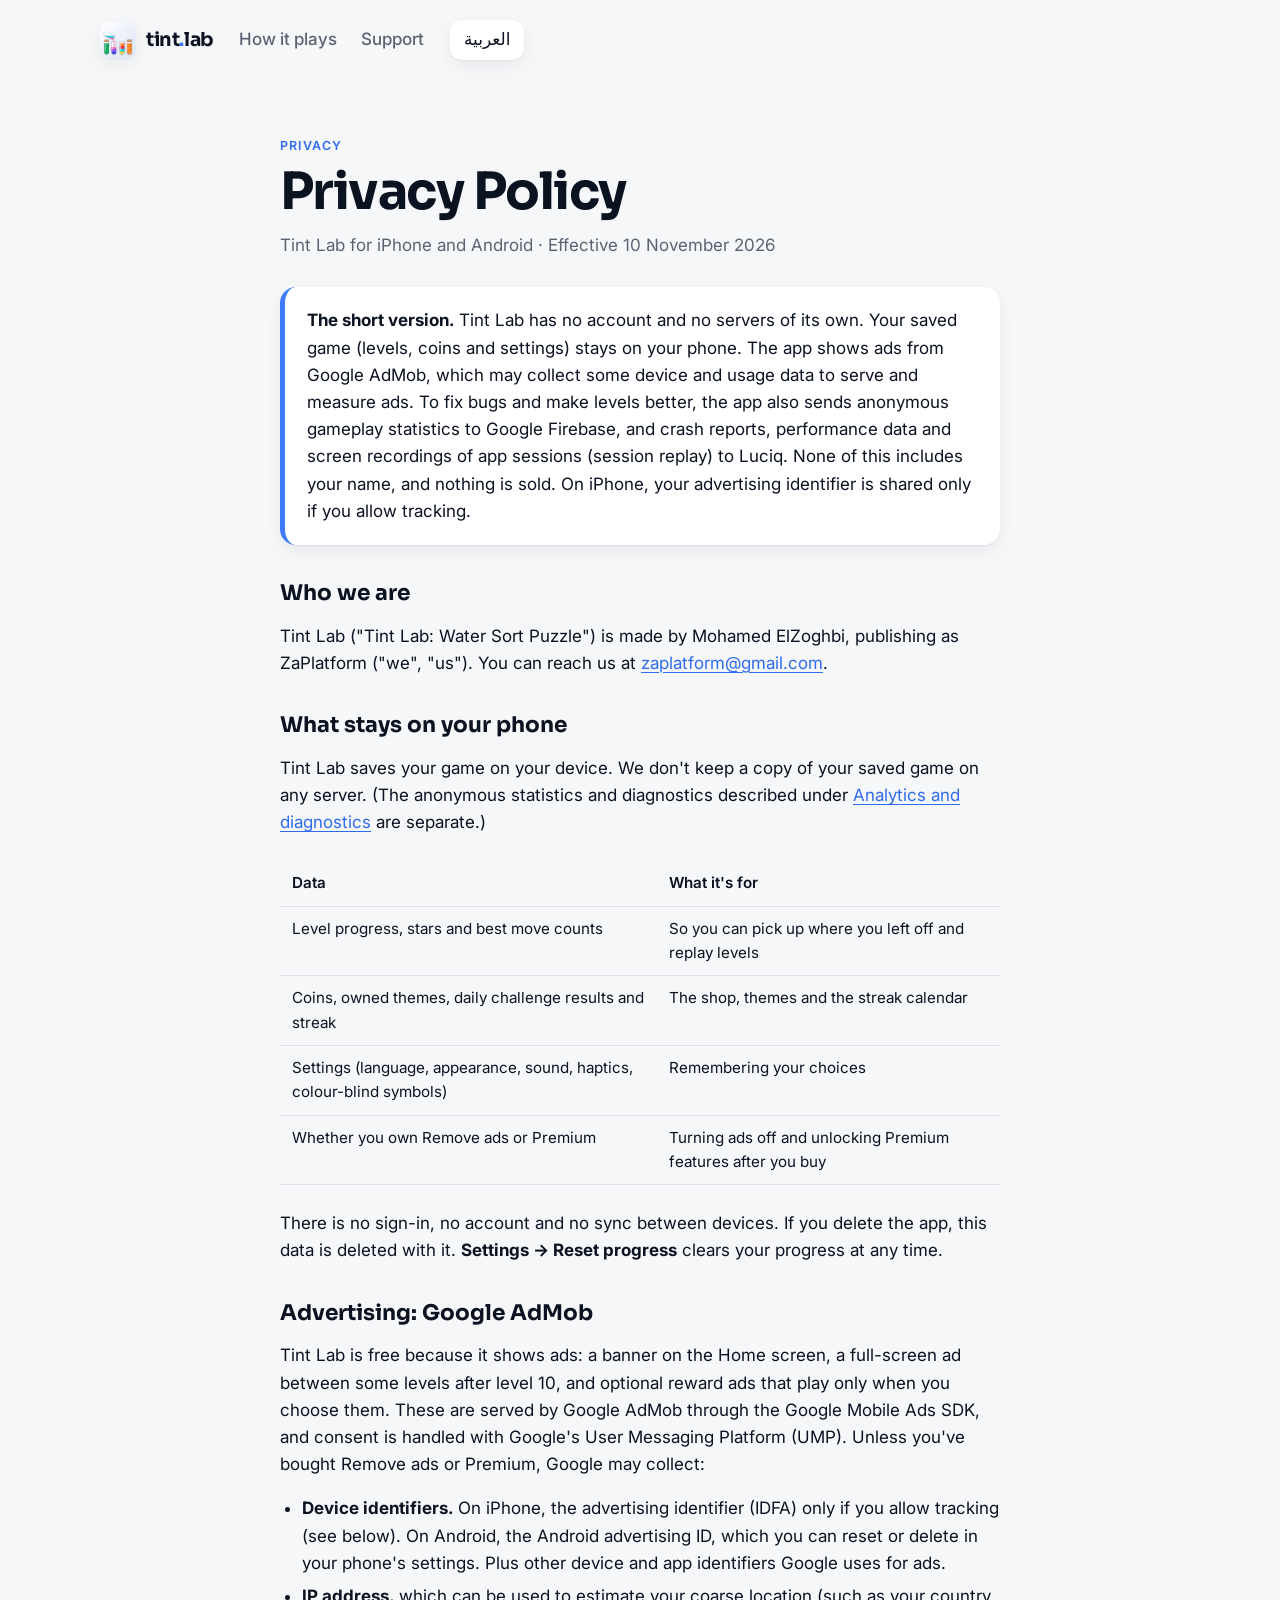
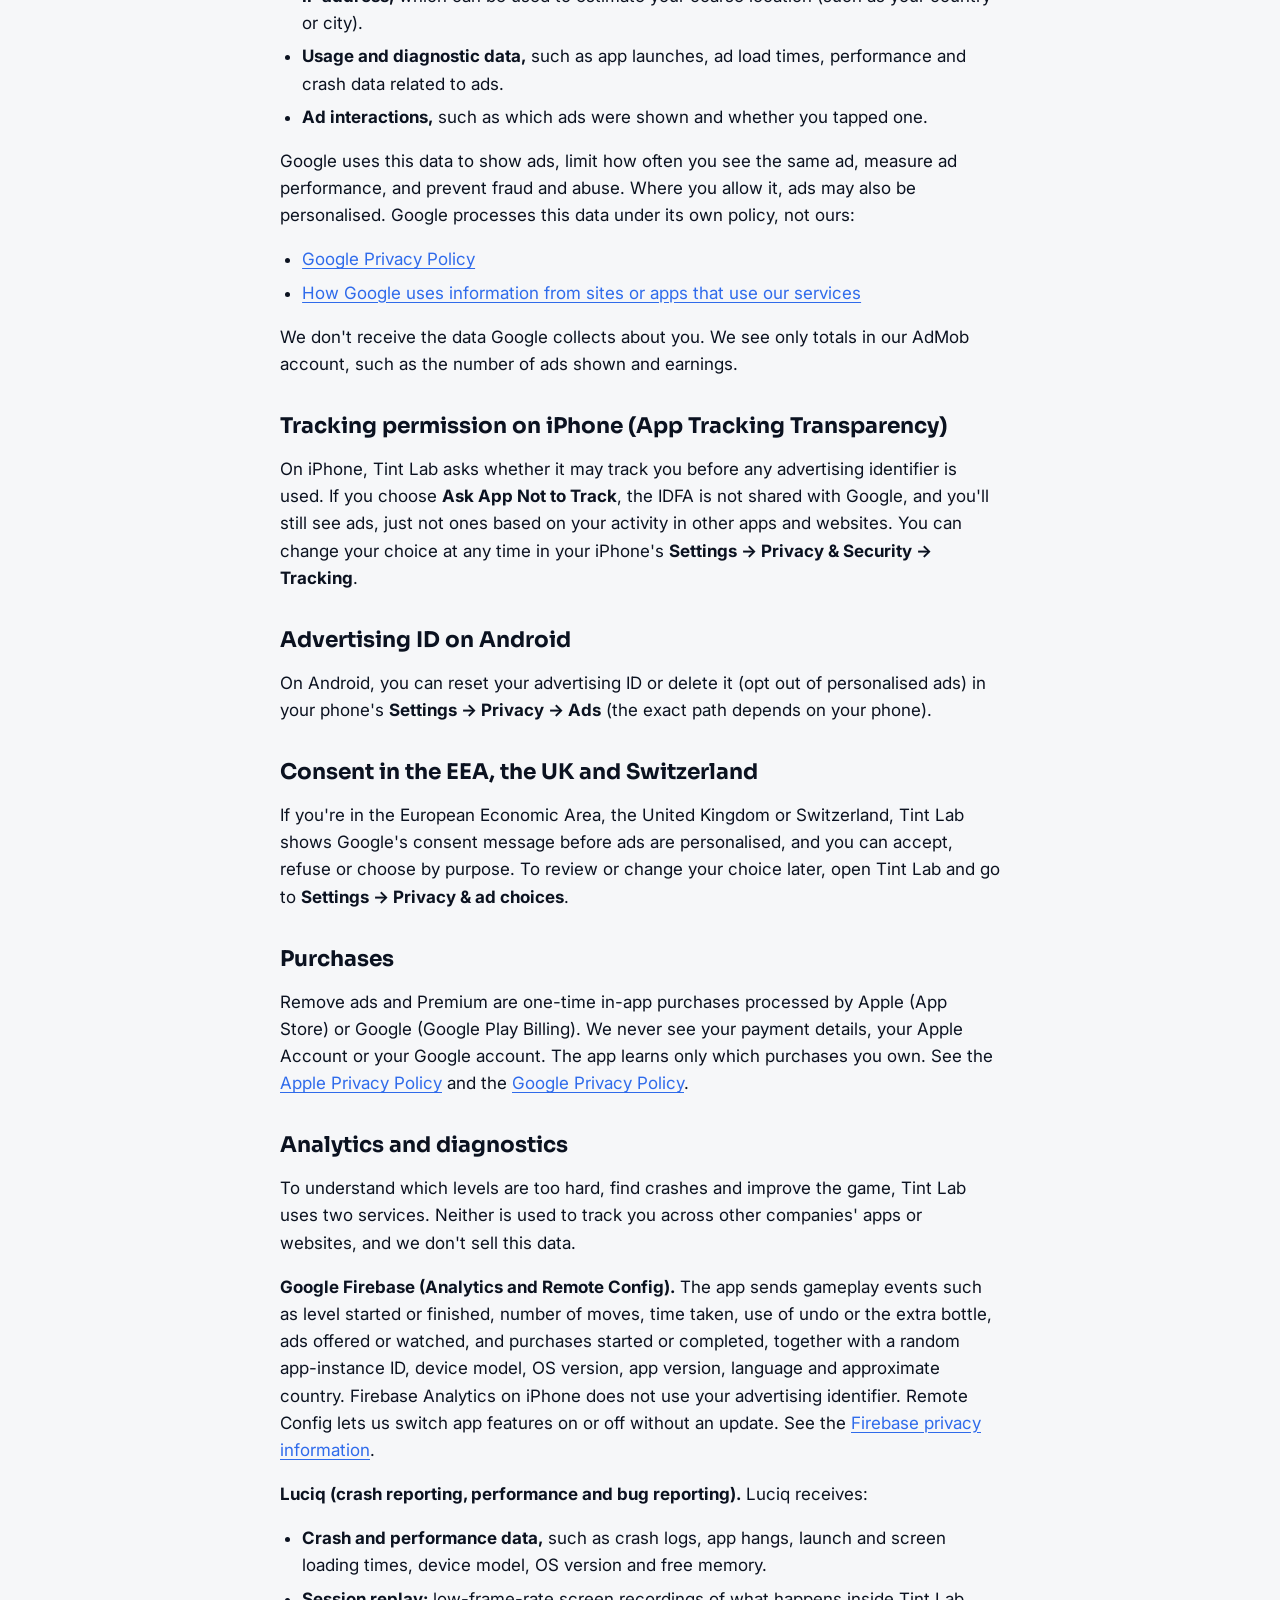
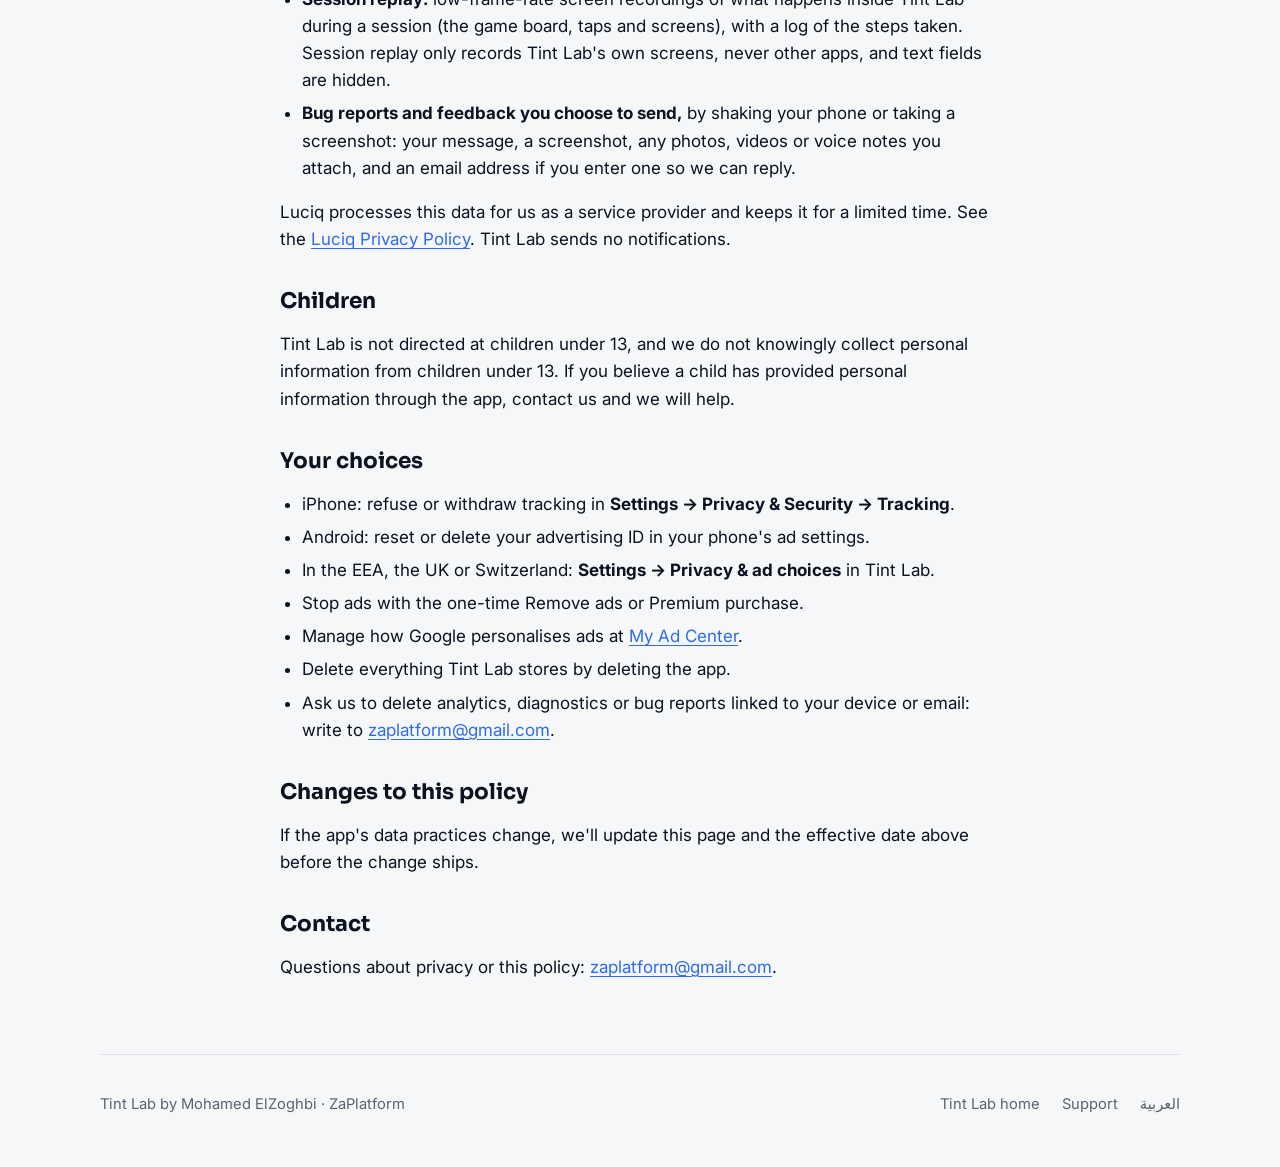
<file: privacy/index.html>
<!doctype html>
<html lang="en" dir="ltr">
<head>
<meta charset="utf-8">
<meta name="viewport" content="width=device-width, initial-scale=1, viewport-fit=cover">
<title>Privacy Policy · Tint Lab</title>
<meta name="description" content="Tint Lab keeps your progress on your phone, with no account. It uses Google AdMob for ads, Firebase for anonymous gameplay analytics and Luciq for crash reports, bug reports and session replay. This policy explains what, why and your choices.">
<link rel="canonical" href="https://tintlab.zaplatform.com/privacy/">
<link rel="alternate" hreflang="en" href="https://tintlab.zaplatform.com/privacy/">
<link rel="alternate" hreflang="ar" href="https://tintlab.zaplatform.com/ar/privacy/">
<link rel="alternate" hreflang="x-default" href="https://tintlab.zaplatform.com/privacy/">
<meta name="theme-color" content="#F6F7F9" media="(prefers-color-scheme: light)">
<meta name="theme-color" content="#0B1026" media="(prefers-color-scheme: dark)">
<link rel="icon" type="image/png" href="../assets/favicon.png">
<link rel="apple-touch-icon" href="../assets/apple-touch-icon.png">
<meta property="og:type" content="website">
<meta property="og:site_name" content="Tint Lab">
<meta property="og:locale" content="en_US">
<meta property="og:title" content="Privacy Policy · Tint Lab">
<meta property="og:description" content="What Tint Lab keeps on your phone, what Google AdMob, Firebase and Luciq may collect, and your choices.">
<meta property="og:url" content="https://tintlab.zaplatform.com/privacy/">
<meta property="og:image" content="https://tintlab.zaplatform.com/og.png">
<meta property="og:image:width" content="1200">
<meta property="og:image:height" content="630">
<meta property="og:image:alt" content="Tint Lab: glass test tubes of sorted colours, one pouring into another">
<meta name="twitter:card" content="summary_large_image">
<meta name="twitter:title" content="Privacy Policy · Tint Lab">
<meta name="twitter:description" content="What Tint Lab keeps on your phone, what Google AdMob, Firebase and Luciq may collect, and your choices.">
<meta name="twitter:image" content="https://tintlab.zaplatform.com/og.png">
<meta name="twitter:image:alt" content="Tint Lab: glass test tubes of sorted colours, one pouring into another">
<link rel="preconnect" href="https://fonts.googleapis.com">
<link rel="preconnect" href="https://fonts.gstatic.com" crossorigin>
<link rel="stylesheet" href="https://fonts.googleapis.com/css2?family=Inter:wght@400;500;600&family=Sora:wght@600;700&display=swap">
<link rel="stylesheet" href="../site.css">
</head>
<body>
<a class="skip" href="#main">Skip to content</a>
<header class="wrap nav">
  <a class="brand" href="../"><img src="../assets/icon.png" alt="" width="36" height="36"><span>tint<span class="dot">.</span>lab</span></a>
  <nav aria-label="Sections">
    <ul>
      <li><a href="../#how">How it plays</a></li>
      <li><a href="../#support">Support</a></li>
    </ul>
  </nav>
  <a class="lang" href="../ar/privacy/" hreflang="ar" lang="ar">العربية</a>
</header>

<main id="main" class="wrap legal">
  <p class="label">Privacy</p>
  <h1>Privacy Policy</h1>
  <p class="eff">Tint Lab for iPhone and Android · Effective 10 November 2026</p>

  <div class="summary">
    <p><b>The short version.</b> Tint Lab has no account and no servers of its own. Your saved game (levels, coins and settings) stays on your phone. The app shows ads from Google AdMob, which may collect some device and usage data to serve and measure ads. To fix bugs and make levels better, the app also sends anonymous gameplay statistics to Google Firebase, and crash reports, performance data and screen recordings of app sessions (session replay) to Luciq. None of this includes your name, and nothing is sold. On iPhone, your advertising identifier is shared only if you allow tracking.</p>
  </div>

  <h2>Who we are</h2>
  <p>Tint Lab ("Tint Lab: Water Sort Puzzle") is made by Mohamed ElZoghbi, publishing as ZaPlatform ("we", "us"). You can reach us at <a href="mailto:zaplatform@gmail.com">zaplatform@gmail.com</a>.</p>

  <h2>What stays on your phone</h2>
  <p>Tint Lab saves your game on your device. We don't keep a copy of your saved game on any server. (The anonymous statistics and diagnostics described under <a href="#analytics">Analytics and diagnostics</a> are separate.)</p>
  <div class="table"><table>
    <tr><th>Data</th><th>What it's for</th></tr>
    <tr><td>Level progress, stars and best move counts</td><td>So you can pick up where you left off and replay levels</td></tr>
    <tr><td>Coins, owned themes, daily challenge results and streak</td><td>The shop, themes and the streak calendar</td></tr>
    <tr><td>Settings (language, appearance, sound, haptics, colour-blind symbols)</td><td>Remembering your choices</td></tr>
    <tr><td>Whether you own Remove ads or Premium</td><td>Turning ads off and unlocking Premium features after you buy</td></tr>
  </table></div>
  <p>There is no sign-in, no account and no sync between devices. If you delete the app, this data is deleted with it. <b>Settings → Reset progress</b> clears your progress at any time.</p>

  <h2>Advertising: Google AdMob</h2>
  <p>Tint Lab is free because it shows ads: a banner on the Home screen, a full-screen ad between some levels after level 10, and optional reward ads that play only when you choose them. These are served by Google AdMob through the Google Mobile Ads SDK, and consent is handled with Google's User Messaging Platform (UMP). Unless you've bought Remove ads or Premium, Google may collect:</p>
  <ul>
    <li><b>Device identifiers.</b> On iPhone, the advertising identifier (IDFA) only if you allow tracking (see below). On Android, the Android advertising ID, which you can reset or delete in your phone's settings. Plus other device and app identifiers Google uses for ads.</li>
    <li><b>IP address,</b> which can be used to estimate your coarse location (such as your country or city).</li>
    <li><b>Usage and diagnostic data,</b> such as app launches, ad load times, performance and crash data related to ads.</li>
    <li><b>Ad interactions,</b> such as which ads were shown and whether you tapped one.</li>
  </ul>
  <p>Google uses this data to show ads, limit how often you see the same ad, measure ad performance, and prevent fraud and abuse. Where you allow it, ads may also be personalised. Google processes this data under its own policy, not ours:</p>
  <ul>
    <li><a href="https://policies.google.com/privacy">Google Privacy Policy</a></li>
    <li><a href="https://policies.google.com/technologies/partner-sites">How Google uses information from sites or apps that use our services</a></li>
  </ul>
  <p>We don't receive the data Google collects about you. We see only totals in our AdMob account, such as the number of ads shown and earnings.</p>

  <h2>Tracking permission on iPhone (App Tracking Transparency)</h2>
  <p>On iPhone, Tint Lab asks whether it may track you before any advertising identifier is used. If you choose <b>Ask App Not to Track</b>, the IDFA is not shared with Google, and you'll still see ads, just not ones based on your activity in other apps and websites. You can change your choice at any time in your iPhone's <b>Settings → Privacy &amp; Security → Tracking</b>.</p>

  <h2>Advertising ID on Android</h2>
  <p>On Android, you can reset your advertising ID or delete it (opt out of personalised ads) in your phone's <b>Settings → Privacy → Ads</b> (the exact path depends on your phone).</p>

  <h2>Consent in the EEA, the UK and Switzerland</h2>
  <p>If you're in the European Economic Area, the United Kingdom or Switzerland, Tint Lab shows Google's consent message before ads are personalised, and you can accept, refuse or choose by purpose. To review or change your choice later, open Tint Lab and go to <b>Settings → Privacy &amp; ad choices</b>.</p>

  <h2>Purchases</h2>
  <p>Remove ads and Premium are one-time in-app purchases processed by Apple (App Store) or Google (Google Play Billing). We never see your payment details, your Apple Account or your Google account. The app learns only which purchases you own. See the <a href="https://www.apple.com/legal/privacy/">Apple Privacy Policy</a> and the <a href="https://policies.google.com/privacy">Google Privacy Policy</a>.</p>

  <h2 id="analytics">Analytics and diagnostics</h2>
  <p>To understand which levels are too hard, find crashes and improve the game, Tint Lab uses two services. Neither is used to track you across other companies' apps or websites, and we don't sell this data.</p>
  <p><b>Google Firebase (Analytics and Remote Config).</b> The app sends gameplay events such as level started or finished, number of moves, time taken, use of undo or the extra bottle, ads offered or watched, and purchases started or completed, together with a random app-instance ID, device model, OS version, app version, language and approximate country. Firebase Analytics on iPhone does not use your advertising identifier. Remote Config lets us switch app features on or off without an update. See the <a href="https://firebase.google.com/support/privacy">Firebase privacy information</a>.</p>
  <p><b>Luciq (crash reporting, performance and bug reporting).</b> Luciq receives:</p>
  <ul>
    <li><b>Crash and performance data,</b> such as crash logs, app hangs, launch and screen loading times, device model, OS version and free memory.</li>
    <li><b>Session replay:</b> low-frame-rate screen recordings of what happens inside Tint Lab during a session (the game board, taps and screens), with a log of the steps taken. Session replay only records Tint Lab's own screens, never other apps, and text fields are hidden.</li>
    <li><b>Bug reports and feedback you choose to send,</b> by shaking your phone or taking a screenshot: your message, a screenshot, any photos, videos or voice notes you attach, and an email address if you enter one so we can reply.</li>
  </ul>
  <p>Luciq processes this data for us as a service provider and keeps it for a limited time. See the <a href="https://www.luciq.ai/privacy-policy">Luciq Privacy Policy</a>. Tint Lab sends no notifications.</p>

  <h2>Children</h2>
  <p>Tint Lab is not directed at children under 13, and we do not knowingly collect personal information from children under 13. If you believe a child has provided personal information through the app, contact us and we will help.</p>

  <h2>Your choices</h2>
  <ul>
    <li>iPhone: refuse or withdraw tracking in <b>Settings → Privacy &amp; Security → Tracking</b>.</li>
    <li>Android: reset or delete your advertising ID in your phone's ad settings.</li>
    <li>In the EEA, the UK or Switzerland: <b>Settings → Privacy &amp; ad choices</b> in Tint Lab.</li>
    <li>Stop ads with the one-time Remove ads or Premium purchase.</li>
    <li>Manage how Google personalises ads at <a href="https://myadcenter.google.com/">My Ad Center</a>.</li>
    <li>Delete everything Tint Lab stores by deleting the app.</li>
    <li>Ask us to delete analytics, diagnostics or bug reports linked to your device or email: write to <a href="mailto:zaplatform@gmail.com">zaplatform@gmail.com</a>.</li>
  </ul>

  <h2>Changes to this policy</h2>
  <p>If the app's data practices change, we'll update this page and the effective date above before the change ships.</p>

  <h2>Contact</h2>
  <p>Questions about privacy or this policy: <a href="mailto:zaplatform@gmail.com?subject=Tint%20Lab%20privacy">zaplatform@gmail.com</a>.</p>
</main>

<footer class="wrap foot">
  <span class="by">Tint Lab by Mohamed ElZoghbi · <a href="https://zaplatform.com/" style="display:inline">ZaPlatform</a></span>
  <a href="../">Tint Lab home</a>
  <a href="../#support">Support</a>
  <a href="../ar/privacy/" hreflang="ar" lang="ar">العربية</a>
</footer>
</body>
</html>
</file>
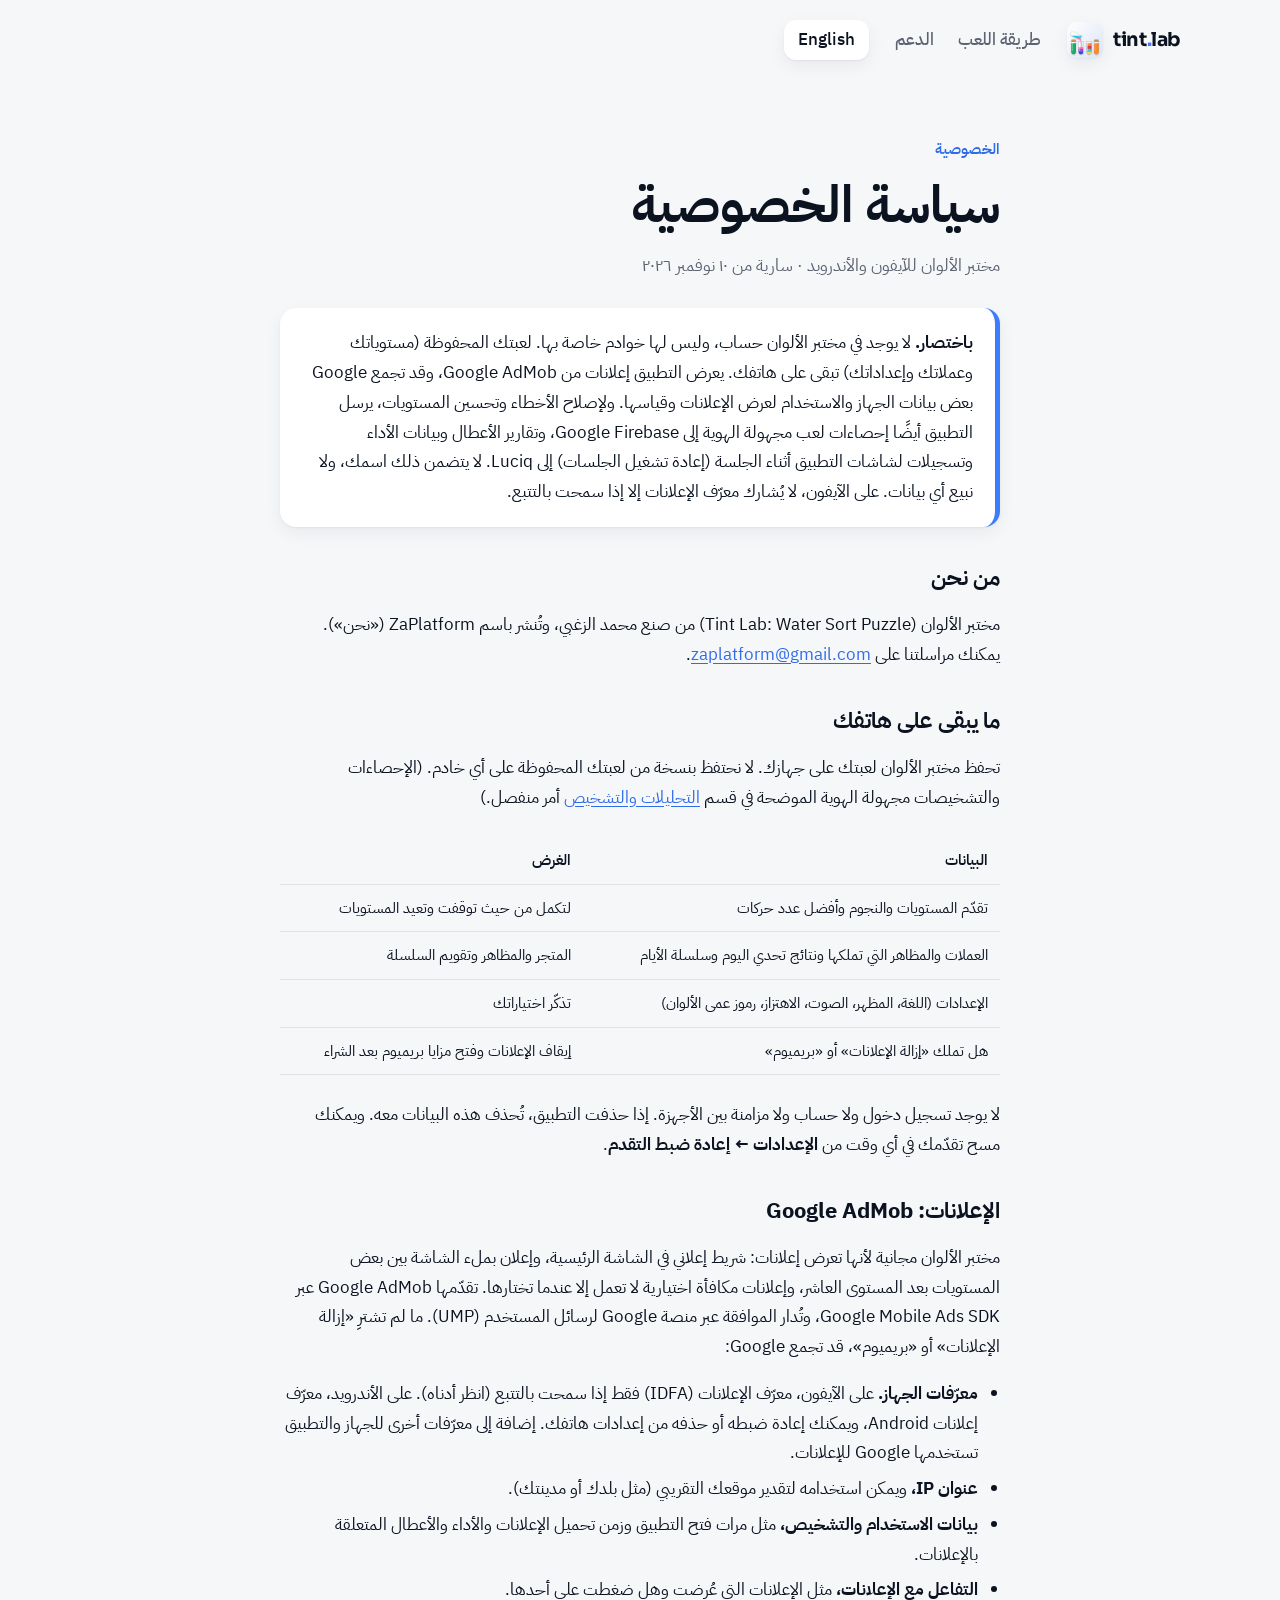
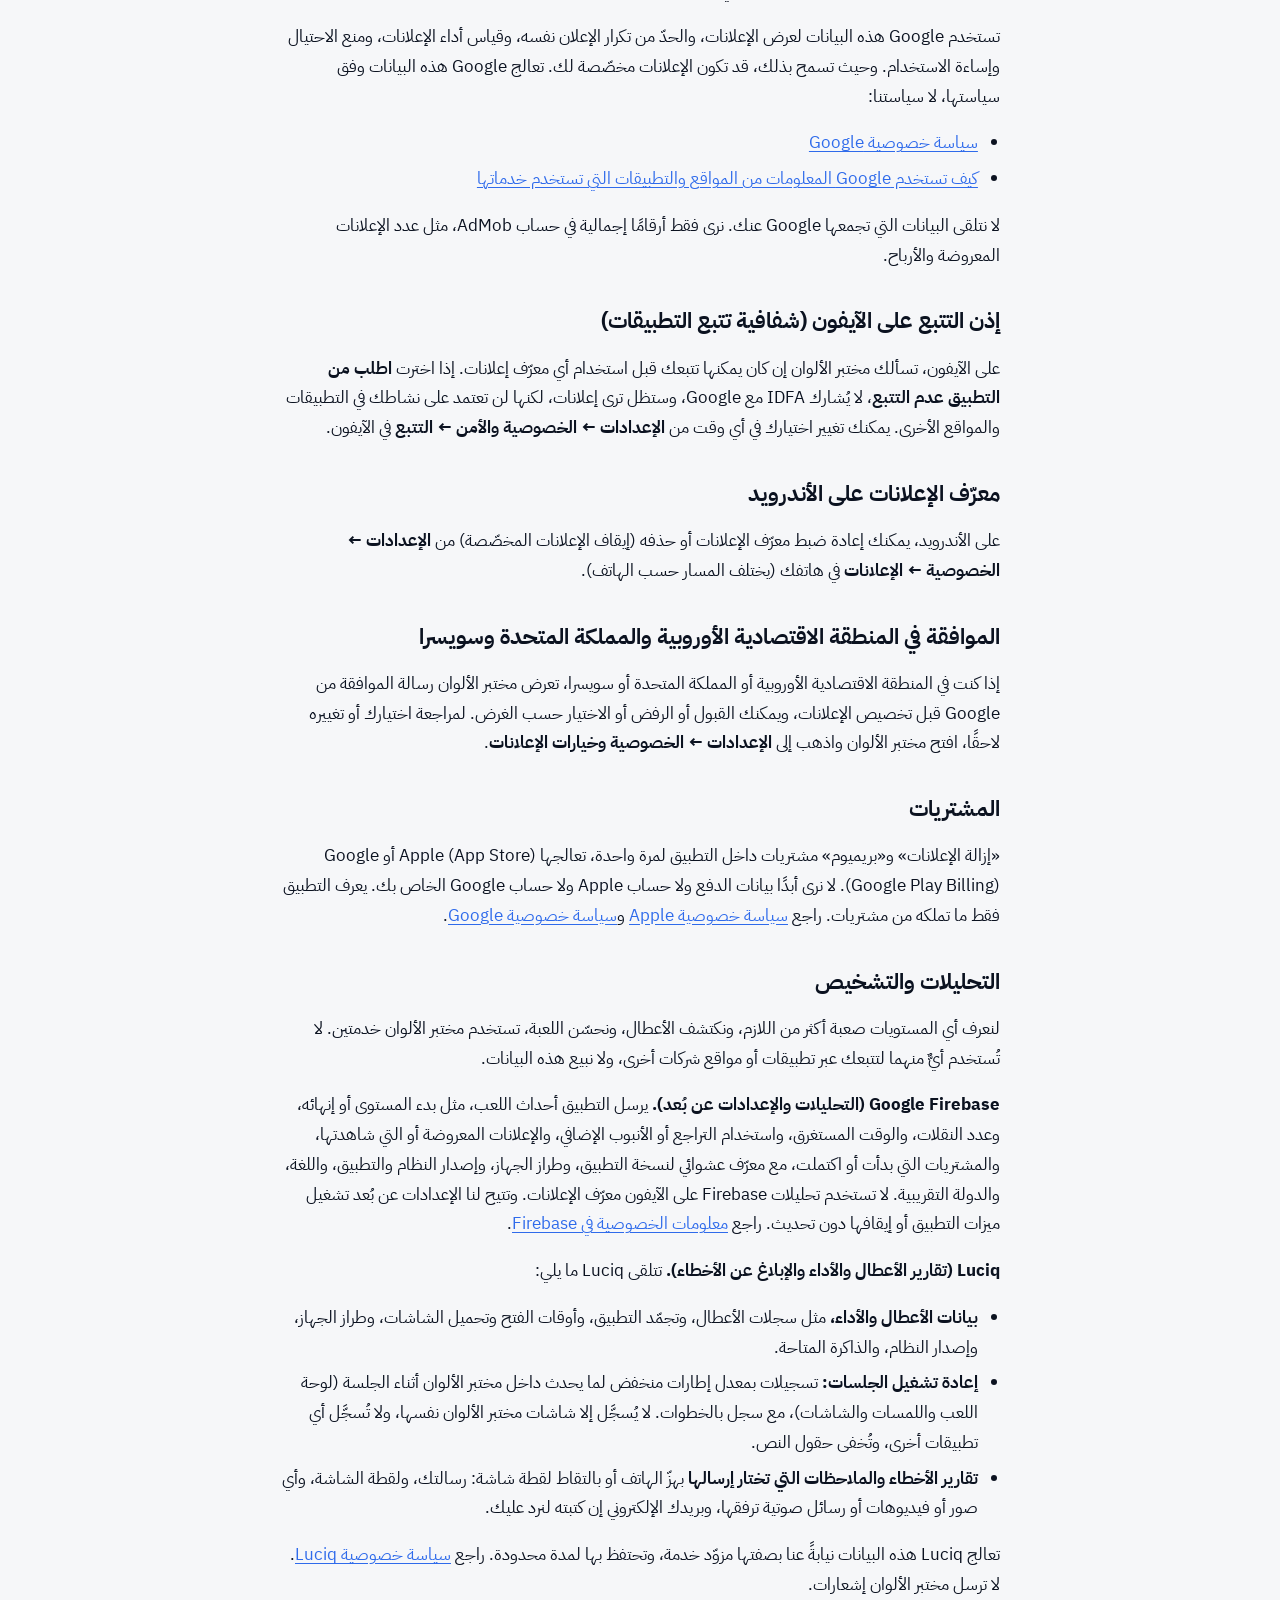
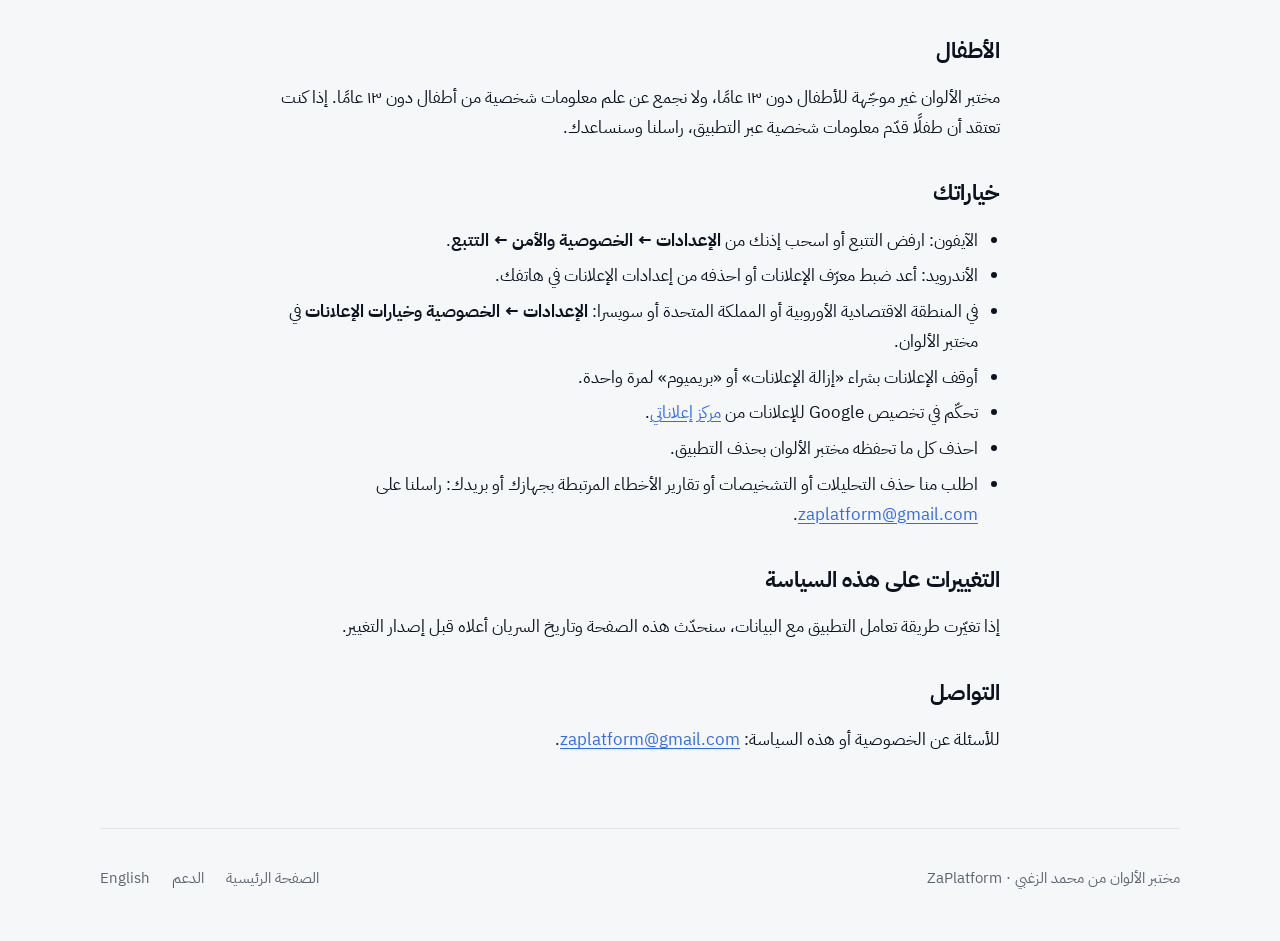
<file: ar/privacy/index.html>
<!doctype html>
<html lang="ar" dir="rtl">
<head>
<meta charset="utf-8">
<meta name="viewport" content="width=device-width, initial-scale=1, viewport-fit=cover">
<title>سياسة الخصوصية · مختبر الألوان</title>
<meta name="description" content="مختبر الألوان تحفظ تقدّمك على هاتفك، بلا حساب. تستخدم Google AdMob للإعلانات، وFirebase لإحصاءات لعب مجهولة الهوية، وLuciq لتقارير الأعطال والأخطاء وإعادة تشغيل الجلسات. توضّح هذه السياسة ماذا ولماذا وما خياراتك.">
<link rel="canonical" href="https://tintlab.zaplatform.com/ar/privacy/">
<link rel="alternate" hreflang="en" href="https://tintlab.zaplatform.com/privacy/">
<link rel="alternate" hreflang="ar" href="https://tintlab.zaplatform.com/ar/privacy/">
<link rel="alternate" hreflang="x-default" href="https://tintlab.zaplatform.com/privacy/">
<meta name="theme-color" content="#F6F7F9" media="(prefers-color-scheme: light)">
<meta name="theme-color" content="#0B1026" media="(prefers-color-scheme: dark)">
<link rel="icon" type="image/png" href="../../assets/favicon.png">
<link rel="apple-touch-icon" href="../../assets/apple-touch-icon.png">
<meta property="og:type" content="website">
<meta property="og:site_name" content="Tint Lab · مختبر الألوان">
<meta property="og:locale" content="ar_EG">
<meta property="og:title" content="سياسة الخصوصية · مختبر الألوان">
<meta property="og:description" content="ما تحفظه مختبر الألوان على هاتفك، وما قد تجمعه Google AdMob وFirebase وLuciq، وخياراتك.">
<meta property="og:url" content="https://tintlab.zaplatform.com/ar/privacy/">
<meta property="og:image" content="https://tintlab.zaplatform.com/og.png">
<meta property="og:image:width" content="1200">
<meta property="og:image:height" content="630">
<meta property="og:image:alt" content="مختبر الألوان: أنابيب زجاجية بألوان مرتبة، وأحدها يصبّ في آخر">
<meta name="twitter:card" content="summary_large_image">
<meta name="twitter:title" content="سياسة الخصوصية · مختبر الألوان">
<meta name="twitter:description" content="ما تحفظه مختبر الألوان على هاتفك، وما قد تجمعه Google AdMob وFirebase وLuciq، وخياراتك.">
<meta name="twitter:image" content="https://tintlab.zaplatform.com/og.png">
<meta name="twitter:image:alt" content="مختبر الألوان: أنابيب زجاجية بألوان مرتبة، وأحدها يصبّ في آخر">
<link rel="preconnect" href="https://fonts.googleapis.com">
<link rel="preconnect" href="https://fonts.gstatic.com" crossorigin>
<link rel="stylesheet" href="https://fonts.googleapis.com/css2?family=IBM+Plex+Sans+Arabic:wght@400;500;600;700&family=Inter:wght@400;500;600&family=Sora:wght@600;700&display=swap">
<link rel="stylesheet" href="../../site.css">
</head>
<body>
<a class="skip" href="#main">انتقل إلى المحتوى</a>
<header class="wrap nav">
  <a class="brand" href="../" lang="en" dir="ltr"><img src="../../assets/icon.png" alt="" width="36" height="36"><span>tint<span class="dot">.</span>lab</span></a>
  <nav aria-label="الأقسام">
    <ul>
      <li><a href="../#how">طريقة اللعب</a></li>
      <li><a href="../#support">الدعم</a></li>
    </ul>
  </nav>
  <a class="lang" href="../../privacy/" hreflang="en" lang="en">English</a>
</header>

<main id="main" class="wrap legal">
  <p class="label">الخصوصية</p>
  <h1>سياسة الخصوصية</h1>
  <p class="eff">مختبر الألوان للآيفون والأندرويد · سارية من ١٠ نوفمبر ٢٠٢٦</p>

  <div class="summary">
    <p><b>باختصار.</b> لا يوجد في مختبر الألوان حساب، وليس لها خوادم خاصة بها. لعبتك المحفوظة (مستوياتك وعملاتك وإعداداتك) تبقى على هاتفك. يعرض التطبيق إعلانات من Google AdMob، وقد تجمع Google بعض بيانات الجهاز والاستخدام لعرض الإعلانات وقياسها. ولإصلاح الأخطاء وتحسين المستويات، يرسل التطبيق أيضًا إحصاءات لعب مجهولة الهوية إلى Google Firebase، وتقارير الأعطال وبيانات الأداء وتسجيلات لشاشات التطبيق أثناء الجلسة (إعادة تشغيل الجلسات) إلى Luciq. لا يتضمن ذلك اسمك، ولا نبيع أي بيانات. على الآيفون، لا يُشارك معرّف الإعلانات إلا إذا سمحت بالتتبع.</p>
  </div>

  <h2>من نحن</h2>
  <p>مختبر الألوان (Tint Lab: Water Sort Puzzle) من صنع محمد الزغبي، وتُنشر باسم ZaPlatform («نحن»). يمكنك مراسلتنا على <a href="mailto:zaplatform@gmail.com" dir="ltr">zaplatform@gmail.com</a>.</p>

  <h2>ما يبقى على هاتفك</h2>
  <p>تحفظ مختبر الألوان لعبتك على جهازك. لا نحتفظ بنسخة من لعبتك المحفوظة على أي خادم. (الإحصاءات والتشخيصات مجهولة الهوية الموضحة في قسم <a href="#analytics">التحليلات والتشخيص</a> أمر منفصل.)</p>
  <div class="table"><table>
    <tr><th>البيانات</th><th>الغرض</th></tr>
    <tr><td>تقدّم المستويات والنجوم وأفضل عدد حركات</td><td>لتكمل من حيث توقفت وتعيد المستويات</td></tr>
    <tr><td>العملات والمظاهر التي تملكها ونتائج تحدي اليوم وسلسلة الأيام</td><td>المتجر والمظاهر وتقويم السلسلة</td></tr>
    <tr><td>الإعدادات (اللغة، المظهر، الصوت، الاهتزاز، رموز عمى الألوان)</td><td>تذكّر اختياراتك</td></tr>
    <tr><td>هل تملك «إزالة الإعلانات» أو «بريميوم»</td><td>إيقاف الإعلانات وفتح مزايا بريميوم بعد الشراء</td></tr>
  </table></div>
  <p>لا يوجد تسجيل دخول ولا حساب ولا مزامنة بين الأجهزة. إذا حذفت التطبيق، تُحذف هذه البيانات معه. ويمكنك مسح تقدّمك في أي وقت من <b>الإعدادات ← إعادة ضبط التقدم</b>.</p>

  <h2>الإعلانات: Google AdMob</h2>
  <p>مختبر الألوان مجانية لأنها تعرض إعلانات: شريط إعلاني في الشاشة الرئيسية، وإعلان بملء الشاشة بين بعض المستويات بعد المستوى العاشر، وإعلانات مكافأة اختيارية لا تعمل إلا عندما تختارها. تقدّمها Google AdMob عبر Google Mobile Ads SDK، وتُدار الموافقة عبر منصة Google لرسائل المستخدم (UMP). ما لم تشترِ «إزالة الإعلانات» أو «بريميوم»، قد تجمع Google:</p>
  <ul>
    <li><b>معرّفات الجهاز.</b> على الآيفون، معرّف الإعلانات (IDFA) فقط إذا سمحت بالتتبع (انظر أدناه). على الأندرويد، معرّف إعلانات Android، ويمكنك إعادة ضبطه أو حذفه من إعدادات هاتفك. إضافة إلى معرّفات أخرى للجهاز والتطبيق تستخدمها Google للإعلانات.</li>
    <li><b>عنوان IP،</b> ويمكن استخدامه لتقدير موقعك التقريبي (مثل بلدك أو مدينتك).</li>
    <li><b>بيانات الاستخدام والتشخيص،</b> مثل مرات فتح التطبيق وزمن تحميل الإعلانات والأداء والأعطال المتعلقة بالإعلانات.</li>
    <li><b>التفاعل مع الإعلانات،</b> مثل الإعلانات التي عُرضت وهل ضغطت على أحدها.</li>
  </ul>
  <p>تستخدم Google هذه البيانات لعرض الإعلانات، والحدّ من تكرار الإعلان نفسه، وقياس أداء الإعلانات، ومنع الاحتيال وإساءة الاستخدام. وحيث تسمح بذلك، قد تكون الإعلانات مخصّصة لك. تعالج Google هذه البيانات وفق سياستها، لا سياستنا:</p>
  <ul>
    <li><a href="https://policies.google.com/privacy?hl=ar">سياسة خصوصية Google</a></li>
    <li><a href="https://policies.google.com/technologies/partner-sites?hl=ar">كيف تستخدم Google المعلومات من المواقع والتطبيقات التي تستخدم خدماتها</a></li>
  </ul>
  <p>لا نتلقى البيانات التي تجمعها Google عنك. نرى فقط أرقامًا إجمالية في حساب AdMob، مثل عدد الإعلانات المعروضة والأرباح.</p>

  <h2>إذن التتبع على الآيفون (شفافية تتبع التطبيقات)</h2>
  <p>على الآيفون، تسألك مختبر الألوان إن كان يمكنها تتبعك قبل استخدام أي معرّف إعلانات. إذا اخترت <b>اطلب من التطبيق عدم التتبع</b>، لا يُشارك IDFA مع Google، وستظل ترى إعلانات، لكنها لن تعتمد على نشاطك في التطبيقات والمواقع الأخرى. يمكنك تغيير اختيارك في أي وقت من <b>الإعدادات ← الخصوصية والأمن ← التتبع</b> في الآيفون.</p>

  <h2>معرّف الإعلانات على الأندرويد</h2>
  <p>على الأندرويد، يمكنك إعادة ضبط معرّف الإعلانات أو حذفه (إيقاف الإعلانات المخصّصة) من <b>الإعدادات ← الخصوصية ← الإعلانات</b> في هاتفك (يختلف المسار حسب الهاتف).</p>

  <h2>الموافقة في المنطقة الاقتصادية الأوروبية والمملكة المتحدة وسويسرا</h2>
  <p>إذا كنت في المنطقة الاقتصادية الأوروبية أو المملكة المتحدة أو سويسرا، تعرض مختبر الألوان رسالة الموافقة من Google قبل تخصيص الإعلانات، ويمكنك القبول أو الرفض أو الاختيار حسب الغرض. لمراجعة اختيارك أو تغييره لاحقًا، افتح مختبر الألوان واذهب إلى <b>الإعدادات ← الخصوصية وخيارات الإعلانات</b>.</p>

  <h2>المشتريات</h2>
  <p>«إزالة الإعلانات» و«بريميوم» مشتريات داخل التطبيق لمرة واحدة، تعالجها Apple (App Store) أو Google (Google Play Billing). لا نرى أبدًا بيانات الدفع ولا حساب Apple ولا حساب Google الخاص بك. يعرف التطبيق فقط ما تملكه من مشتريات. راجع <a href="https://www.apple.com/legal/privacy/ar/">سياسة خصوصية Apple</a> و<a href="https://policies.google.com/privacy?hl=ar">سياسة خصوصية Google</a>.</p>

  <h2 id="analytics">التحليلات والتشخيص</h2>
  <p>لنعرف أي المستويات صعبة أكثر من اللازم، ونكتشف الأعطال، ونحسّن اللعبة، تستخدم مختبر الألوان خدمتين. لا تُستخدم أيٌّ منهما لتتبعك عبر تطبيقات أو مواقع شركات أخرى، ولا نبيع هذه البيانات.</p>
  <p><b>Google Firebase (التحليلات والإعدادات عن بُعد).</b> يرسل التطبيق أحداث اللعب، مثل بدء المستوى أو إنهائه، وعدد النقلات، والوقت المستغرق، واستخدام التراجع أو الأنبوب الإضافي، والإعلانات المعروضة أو التي شاهدتها، والمشتريات التي بدأت أو اكتملت، مع معرّف عشوائي لنسخة التطبيق، وطراز الجهاز، وإصدار النظام والتطبيق، واللغة، والدولة التقريبية. لا تستخدم تحليلات Firebase على الآيفون معرّف الإعلانات. وتتيح لنا الإعدادات عن بُعد تشغيل ميزات التطبيق أو إيقافها دون تحديث. راجع <a href="https://firebase.google.com/support/privacy">معلومات الخصوصية في Firebase</a>.</p>
  <p><b>Luciq (تقارير الأعطال والأداء والإبلاغ عن الأخطاء).</b> تتلقى Luciq ما يلي:</p>
  <ul>
    <li><b>بيانات الأعطال والأداء،</b> مثل سجلات الأعطال، وتجمّد التطبيق، وأوقات الفتح وتحميل الشاشات، وطراز الجهاز، وإصدار النظام، والذاكرة المتاحة.</li>
    <li><b>إعادة تشغيل الجلسات:</b> تسجيلات بمعدل إطارات منخفض لما يحدث داخل مختبر الألوان أثناء الجلسة (لوحة اللعب واللمسات والشاشات)، مع سجل بالخطوات. لا يُسجَّل إلا شاشات مختبر الألوان نفسها، ولا تُسجَّل أي تطبيقات أخرى، وتُخفى حقول النص.</li>
    <li><b>تقارير الأخطاء والملاحظات التي تختار إرسالها</b> بهزّ الهاتف أو بالتقاط لقطة شاشة: رسالتك، ولقطة الشاشة، وأي صور أو فيديوهات أو رسائل صوتية ترفقها، وبريدك الإلكتروني إن كتبته لنرد عليك.</li>
  </ul>
  <p>تعالج Luciq هذه البيانات نيابةً عنا بصفتها مزوّد خدمة، وتحتفظ بها لمدة محدودة. راجع <a href="https://www.luciq.ai/privacy-policy">سياسة خصوصية Luciq</a>. لا ترسل مختبر الألوان إشعارات.</p>

  <h2>الأطفال</h2>
  <p>مختبر الألوان غير موجّهة للأطفال دون ١٣ عامًا، ولا نجمع عن علم معلومات شخصية من أطفال دون ١٣ عامًا. إذا كنت تعتقد أن طفلًا قدّم معلومات شخصية عبر التطبيق، راسلنا وسنساعدك.</p>

  <h2>خياراتك</h2>
  <ul>
    <li>الآيفون: ارفض التتبع أو اسحب إذنك من <b>الإعدادات ← الخصوصية والأمن ← التتبع</b>.</li>
    <li>الأندرويد: أعد ضبط معرّف الإعلانات أو احذفه من إعدادات الإعلانات في هاتفك.</li>
    <li>في المنطقة الاقتصادية الأوروبية أو المملكة المتحدة أو سويسرا: <b>الإعدادات ← الخصوصية وخيارات الإعلانات</b> في مختبر الألوان.</li>
    <li>أوقف الإعلانات بشراء «إزالة الإعلانات» أو «بريميوم» لمرة واحدة.</li>
    <li>تحكّم في تخصيص Google للإعلانات من <a href="https://myadcenter.google.com/?hl=ar">مركز إعلاناتي</a>.</li>
    <li>احذف كل ما تحفظه مختبر الألوان بحذف التطبيق.</li>
    <li>اطلب منا حذف التحليلات أو التشخيصات أو تقارير الأخطاء المرتبطة بجهازك أو بريدك: راسلنا على <a href="mailto:zaplatform@gmail.com">zaplatform@gmail.com</a>.</li>
  </ul>

  <h2>التغييرات على هذه السياسة</h2>
  <p>إذا تغيّرت طريقة تعامل التطبيق مع البيانات، سنحدّث هذه الصفحة وتاريخ السريان أعلاه قبل إصدار التغيير.</p>

  <h2>التواصل</h2>
  <p>للأسئلة عن الخصوصية أو هذه السياسة: <a href="mailto:zaplatform@gmail.com?subject=Tint%20Lab%20privacy" dir="ltr">zaplatform@gmail.com</a>.</p>
</main>

<footer class="wrap foot">
  <span class="by">مختبر الألوان من محمد الزغبي · <a href="https://zaplatform.com/ar/" style="display:inline">ZaPlatform</a></span>
  <a href="../">الصفحة الرئيسية</a>
  <a href="../#support">الدعم</a>
  <a href="../../privacy/" hreflang="en" lang="en">English</a>
</footer>
</body>
</html>
</file>
<file: site.css>
/* Tint Lab · tintlab.zaplatform.com
   The app's own language: light = "Lab Glass" (cool grey, white glass cards, soft shadows),
   dark = "Night Glow" (deep navy). Accent #3D7BFF in both. Sora for display, Inter for text,
   IBM Plex Sans Arabic for Arabic, which never gets letter-spacing. */
:root {
  --bg: #F6F7F9;
  --sf: #FFFFFF;
  --sf2: #ECEEF2;
  --ink: #0B1220;
  --mu: #5B6270;
  --ln: rgba(15, 23, 42, .09);
  --ac: #3D7BFF;
  --acText: #2F6BEB;
  --onAc: #FFFFFF;
  --tint: rgba(61, 123, 255, .10);
  --elev: 0 1px 2px rgba(15, 23, 42, .05), 0 6px 18px rgba(15, 23, 42, .06);
  --btnGlow: 0 8px 20px rgba(61, 123, 255, .28);
  --glass: rgba(255, 255, 255, .6);
  --glassLine: rgba(20, 32, 60, .32);
  --cork: #C89361;
  --corkLine: #8E5E33;
  --frame: #0B1220;
  --l-red: #E5384F; --l-orange: #FF8A2A; --l-yellow: #FFD43B; --l-green: #1FAF6B;
  --l-aqua: #2CCFE0; --l-blue: #2F4FE0; --l-violet: #A24BF2; --l-pink: #FF7AB8;
  --display: "Sora", "Inter", system-ui, -apple-system, "Segoe UI", sans-serif;
  --font: "Inter", system-ui, -apple-system, "Segoe UI", sans-serif;
  --track: .1em;
  --r: 16px;
  color-scheme: light dark;
}
@media (prefers-color-scheme: dark) {
  :root {
    --bg: #0B1026;
    --sf: rgba(255, 255, 255, .06);
    --sf2: rgba(255, 255, 255, .10);
    --ink: #E8ECFF;
    --mu: #9AA2CF;
    --ln: rgba(170, 190, 255, .16);
    --acText: #7FA6FF;
    --tint: rgba(61, 123, 255, .20);
    --elev: inset 0 0 0 1px rgba(170, 190, 255, .16);
    --btnGlow: 0 0 24px rgba(61, 123, 255, .45);
    --glass: rgba(160, 180, 255, .05);
    --glassLine: rgba(190, 205, 255, .55);
    --corkLine: #F0C690;
    --frame: #2A3366;
  }
  body { background: radial-gradient(120% 60% at 50% 0%, #1C2456 0%, #0B1026 60%) no-repeat, #0B1026; }
}
:lang(ar) {
  --display: "IBM Plex Sans Arabic", "Sora", system-ui, sans-serif;
  --font: "IBM Plex Sans Arabic", "Inter", system-ui, sans-serif;
  --track: 0;
}

*, *::before, *::after { box-sizing: border-box; }
html { -webkit-text-size-adjust: 100%; scroll-behavior: smooth; }
@media (prefers-reduced-motion: reduce) { html { scroll-behavior: auto; } }
body {
  margin: 0; background: var(--bg); color: var(--ink);
  font-family: var(--font); font-size: 17px; line-height: 1.6;
  overflow-x: hidden;
}
:lang(ar) body, body:lang(ar) { line-height: 1.75; }
img { max-width: 100%; display: block; }
a { color: inherit; text-underline-offset: 3px; }
a:focus-visible, summary:focus-visible { outline: 2px solid var(--ac); outline-offset: 3px; border-radius: 8px; }
.wrap { width: min(1080px, 100% - 32px); margin-inline: auto; }
.num { direction: ltr; unicode-bidi: isolate; }
.skip { position: absolute; top: 8px; inset-inline-start: 16px; background: var(--sf); padding: 8px 12px; border-radius: 8px; z-index: 10;
  clip-path: inset(50%); width: 1px; height: 1px; overflow: hidden; white-space: nowrap; }
.skip:focus { clip-path: none; width: auto; height: auto; overflow: visible; }

/* ---- nav ---- */
.nav { display: flex; align-items: center; gap: 16px; padding-block: 18px; }
.brand { display: inline-flex; align-items: center; gap: 10px; font-family: "Sora", var(--font); font-weight: 700; font-size: 1.2rem; letter-spacing: -.02em; text-decoration: none; }
.brand img { width: 36px; height: 36px; border-radius: 9px; box-shadow: var(--elev); }
.brand .dot { color: var(--ac); }
.nav ul { list-style: none; display: flex; gap: 4px; margin: 0 0 0 auto; padding: 0; }
[dir="rtl"] .nav ul { margin: 0 auto 0 0; }
.nav ul a { display: inline-flex; align-items: center; min-height: 44px; padding-inline: 10px; text-decoration: none; color: var(--mu); font-weight: 500; }
.nav ul a:hover { color: var(--ink); }
.nav .lang { display: inline-flex; align-items: center; min-height: 40px; padding-inline: 14px; background: var(--sf); box-shadow: var(--elev); border-radius: 12px; text-decoration: none; font-weight: 500; }
.nav .lang:hover { color: var(--acText); }
@media (max-width: 640px) { .nav ul { display: none; } .nav .lang { margin-inline-start: auto; } }

/* ---- hero ---- */
.hero { display: grid; grid-template-columns: 1.05fr .95fr; gap: clamp(24px, 5vw, 64px); align-items: center; padding-block: clamp(24px, 6vw, 72px) clamp(40px, 7vw, 96px); }
.hero .ic { width: 88px; height: 88px; border-radius: 22px; box-shadow: var(--elev); }
.label { font-size: .78rem; font-weight: 600; text-transform: uppercase; letter-spacing: var(--track); color: var(--acText); margin: 0 0 10px; }
:lang(ar) .label, .label:lang(ar) { text-transform: none; letter-spacing: 0; font-size: .95rem; }
h1 { font-family: var(--display); font-size: clamp(2.8rem, 7.5vw, 4.6rem); line-height: 1.02; letter-spacing: -.03em; margin: 22px 0 14px; font-weight: 700; }
:lang(ar) h1 { letter-spacing: 0; line-height: 1.25; }
h1 .dot { color: var(--ac); }
.h1-sub { display: block; font-family: var(--font); font-size: clamp(1.05rem, 2.2vw, 1.25rem); line-height: 1.35; font-weight: 500; letter-spacing: 0; color: var(--mu); margin-top: 12px; }
.pitch { font-family: var(--display); font-size: clamp(1.35rem, 2.8vw, 1.8rem); line-height: 1.3; font-weight: 600; letter-spacing: -.01em; margin: 0 0 14px; max-width: 24ch; }
:lang(ar) .pitch { letter-spacing: 0; line-height: 1.5; }
.pitch em { font-style: normal; color: var(--acText); }
.lede { color: var(--mu); max-width: 44ch; margin: 0 0 26px; }
.actions { display: flex; flex-wrap: wrap; gap: 12px; align-items: center; }
.store {
  display: inline-flex; align-items: center; gap: 12px; min-height: 56px; padding: 8px 20px 8px 16px;
  background: var(--ac); color: var(--onAc); border-radius: 14px; text-decoration: none; box-shadow: var(--btnGlow);
}
[dir="rtl"] .store { padding: 8px 16px 8px 20px; }
.store:hover { filter: brightness(1.06); }
.store svg { width: 24px; height: 24px; fill: currentColor; flex: none; }
.store small { display: block; font-size: .74rem; line-height: 1.15; opacity: .9; }
.store b { display: block; font-size: 1.1rem; line-height: 1.2; font-weight: 600; }
.store.soon { background: var(--sf); color: var(--ink); box-shadow: var(--elev); cursor: default; filter: none; }
.store.soon svg { color: var(--mu); }
.btn-quiet { display: inline-flex; align-items: center; min-height: 48px; padding-inline: 16px; font-weight: 600; color: var(--acText); text-decoration: none; border-radius: 12px; }
.btn-quiet:hover { background: var(--tint); }
.hero-shots { position: relative; display: flex; justify-content: center; min-height: 420px; }
.phone { width: min(250px, 58vw); border-radius: 36px; overflow: hidden; border: 6px solid var(--frame); background: var(--bg); box-shadow: 0 24px 48px -24px rgba(15, 23, 42, .35); aspect-ratio: 1206 / 2622; flex: none; }
.phone img { width: 100%; height: 100%; object-fit: cover; }
.hero-shots .phone + .phone { margin-inline-start: -70px; margin-top: 64px; }
@media (max-width: 860px) {
  .hero { grid-template-columns: 1fr; }
  .hero-shots { min-height: 0; }
  .phone { width: min(200px, 44vw); border-width: 5px; border-radius: 28px; }
  .hero-shots .phone + .phone { margin-inline-start: -40px; margin-top: 40px; }
}

/* ---- sections ---- */
.sec { padding-block: clamp(48px, 8vw, 96px); border-top: 1px solid var(--ln); }
h2 { font-family: var(--display); font-size: clamp(1.8rem, 4vw, 2.6rem); line-height: 1.15; letter-spacing: -.02em; margin: 0 0 14px; font-weight: 700; }
:lang(ar) h2 { letter-spacing: 0; line-height: 1.4; }
h3 { font-family: var(--display); font-size: 1.15rem; margin: 0 0 6px; font-weight: 600; letter-spacing: -.01em; }
:lang(ar) h3 { letter-spacing: 0; }
.intro { color: var(--mu); max-width: 56ch; margin: 0 0 36px; }

/* how it plays */
.what { max-width: 72ch; margin-bottom: clamp(36px, 6vw, 64px); }
.answer { font-size: 1.08rem; margin: 0; }
.how { display: grid; grid-template-columns: minmax(0, 400px) 1fr; gap: clamp(28px, 6vw, 72px); align-items: center; }
.rack { background: var(--sf); border-radius: 24px; box-shadow: var(--elev); padding: 28px 20px 20px; margin: 0; }
.rack svg { width: 100%; height: auto; display: block; direction: ltr; }
.rack .glass-bg { fill: var(--glass); }
.rack .glass { fill: none; stroke: var(--glassLine); stroke-width: 1.3; }
.rack .rim { fill: var(--sf); stroke: var(--glassLine); stroke-width: 1.3; }
.rack .shine { fill: none; stroke: #fff; stroke-opacity: .55; stroke-width: 3; stroke-linecap: round; }
.rack .cork { fill: var(--cork); stroke: var(--corkLine); stroke-width: 1.2; }
.rack .arrow { fill: none; stroke: var(--ac); stroke-width: 2.4; stroke-linecap: round; stroke-linejoin: round; }
.rack-cap { font-size: .9rem; color: var(--mu); margin: 14px 4px 0; }
.how-h { font-family: var(--display); font-size: clamp(1.4rem, 3vw, 1.9rem); line-height: 1.2; letter-spacing: -.02em; font-weight: 700; margin: 0 0 12px; }
:lang(ar) .how-h { letter-spacing: 0; line-height: 1.45; }
.rules { list-style: none; margin: 0; padding: 0; display: grid; gap: 20px; counter-reset: r; }
.rules li { display: grid; grid-template-columns: 40px 1fr; gap: 14px; align-items: start; }
.rules li::before {
  counter-increment: r; content: counter(r); display: grid; place-items: center; width: 40px; height: 40px;
  border-radius: 12px; background: var(--tint); color: var(--acText); font-family: "Sora", var(--font); font-weight: 700;
}
.rules p { margin: 0; color: var(--mu); }
.rules h4 { font-family: var(--display); font-size: 1.1rem; margin: 0 0 4px; font-weight: 600; }
.tips-h { margin: 32px 0 12px; }
.tips { list-style: none; margin: 0; padding: 0; display: grid; gap: 12px; color: var(--mu); }
.tips li { position: relative; padding-inline-start: 22px; }
.tips li::before { content: ""; position: absolute; inset-inline-start: 0; top: .45em; width: 9px; height: 14px; border-radius: 2px 2px 5px 5px; background: var(--ac); }
.tips b { color: var(--ink); font-weight: 600; }
@media (max-width: 760px) { .how { grid-template-columns: 1fr; } .rack { max-width: 420px; } }

/* features */
.feats { display: grid; grid-template-columns: repeat(auto-fit, minmax(230px, 1fr)); gap: 14px; }
.feat { background: var(--sf); border-radius: var(--r); padding: 22px; box-shadow: var(--elev); }
.feat .fi { width: 44px; height: 44px; border-radius: 12px; background: var(--tint); color: var(--acText); display: grid; place-items: center; margin-bottom: 14px; }
.feat .fi svg { width: 24px; height: 24px; fill: none; stroke: currentColor; stroke-width: 1.8; stroke-linecap: round; stroke-linejoin: round; }
.feat p { margin: 0; color: var(--mu); font-size: .97rem; }
.shots-row { display: flex; gap: 20px; justify-content: center; margin-top: 44px; flex-wrap: wrap; }
.shots-row figure { margin: 0; display: grid; gap: 10px; justify-items: center; }
.shots-row .phone { width: min(220px, 70vw); }
.shots-row figcaption { font-size: .9rem; color: var(--mu); text-align: center; max-width: 24ch; }

/* money */
.money { display: grid; grid-template-columns: repeat(3, 1fr); gap: 14px; }
.money .box { background: var(--sf); border-radius: var(--r); padding: 24px; box-shadow: var(--elev); }
.money .box.pick { box-shadow: inset 0 0 0 2px var(--ac), var(--elev); }
.money .box > p { margin: 0; color: var(--mu); }
.money ul { margin: 12px 0 0; padding-inline-start: 1.2em; color: var(--mu); }
.money li + li { margin-top: 6px; }
.money .tag { display: inline-block; font-size: .75rem; font-weight: 600; color: var(--acText); background: var(--tint); border-radius: 8px; padding: 2px 8px; margin-bottom: 10px; }
.money-note { color: var(--mu); font-size: .92rem; margin: 18px 0 0; max-width: 70ch; }
@media (max-width: 860px) { .money { grid-template-columns: 1fr; } }

/* faq */
.faq { display: grid; gap: 10px; max-width: 760px; }
.faq details { background: var(--sf); border-radius: 14px; box-shadow: var(--elev); }
.faq summary { cursor: pointer; list-style: none; padding: 16px 20px; min-height: 44px; font-weight: 600; display: flex; justify-content: space-between; gap: 16px; }
.faq summary::-webkit-details-marker { display: none; }
.faq summary::after { content: "+"; color: var(--acText); font-weight: 500; font-size: 1.2rem; line-height: 1.3; transition: transform .2s ease; }
.faq details[open] summary::after { transform: rotate(45deg); }
@media (prefers-reduced-motion: reduce) { .faq summary::after { transition: none; } }
.faq .a { padding: 0 20px 18px; color: var(--mu); }
.faq .a p { margin: 0; }
.faq .a p + p { margin-top: 8px; }
.faq .a b { color: var(--ink); font-weight: 600; }
.contact { margin-top: 28px; display: flex; flex-wrap: wrap; gap: 8px 16px; align-items: center; }
.contact a.mail { font-weight: 600; font-size: 1.05rem; color: var(--acText); }

/* footer */
.foot { border-top: 1px solid var(--ln); padding-block: 28px 40px; color: var(--mu); font-size: .92rem; display: flex; flex-wrap: wrap; gap: 4px 22px; align-items: center; }
.foot a { text-decoration: none; min-height: 44px; display: inline-flex; align-items: center; }
.foot a:hover { color: var(--ink); text-decoration: underline; }
.foot .by { margin-inline-end: auto; }

/* ---- legal page ---- */
.legal { max-width: 720px; padding-block: clamp(24px, 5vw, 56px) 56px; }
.legal h1 { font-size: clamp(2.3rem, 6vw, 3.2rem); margin-top: 8px; }
.legal .eff { color: var(--mu); margin: 0 0 28px; }
.legal .summary { background: var(--sf); border-radius: var(--r); padding: 20px 22px; margin-bottom: 32px; box-shadow: var(--elev); border-inline-start: 5px solid var(--ac); }
.legal .summary p { margin: 0; }
.legal h2 { font-size: 1.35rem; margin: 36px 0 8px; letter-spacing: 0; }
.legal ul { padding-inline-start: 1.3em; }
.legal li + li { margin-top: 6px; }
.legal a { color: var(--acText); }
.legal table { width: 100%; border-collapse: collapse; font-size: .95rem; margin: 8px 0; }
.legal th, .legal td { text-align: start; vertical-align: top; padding: 10px 12px; border-bottom: 1px solid var(--ln); }
.legal th { font-weight: 600; }
.legal .table { overflow-x: auto; }
:lang(ar) .rules li::before { content: counter(r, arabic-indic); font-family: var(--font); }
@media (max-width: 640px) {
  .shots-row { flex-wrap: nowrap; justify-content: flex-start; overflow-x: auto; scroll-snap-type: x mandatory; margin-inline: -16px; padding: 4px 16px 12px; gap: 14px; scrollbar-width: none; }
  .shots-row::-webkit-scrollbar { display: none; }
  .shots-row figure { scroll-snap-align: center; }
  .shots-row .phone { width: 200px; }
}
</file>
